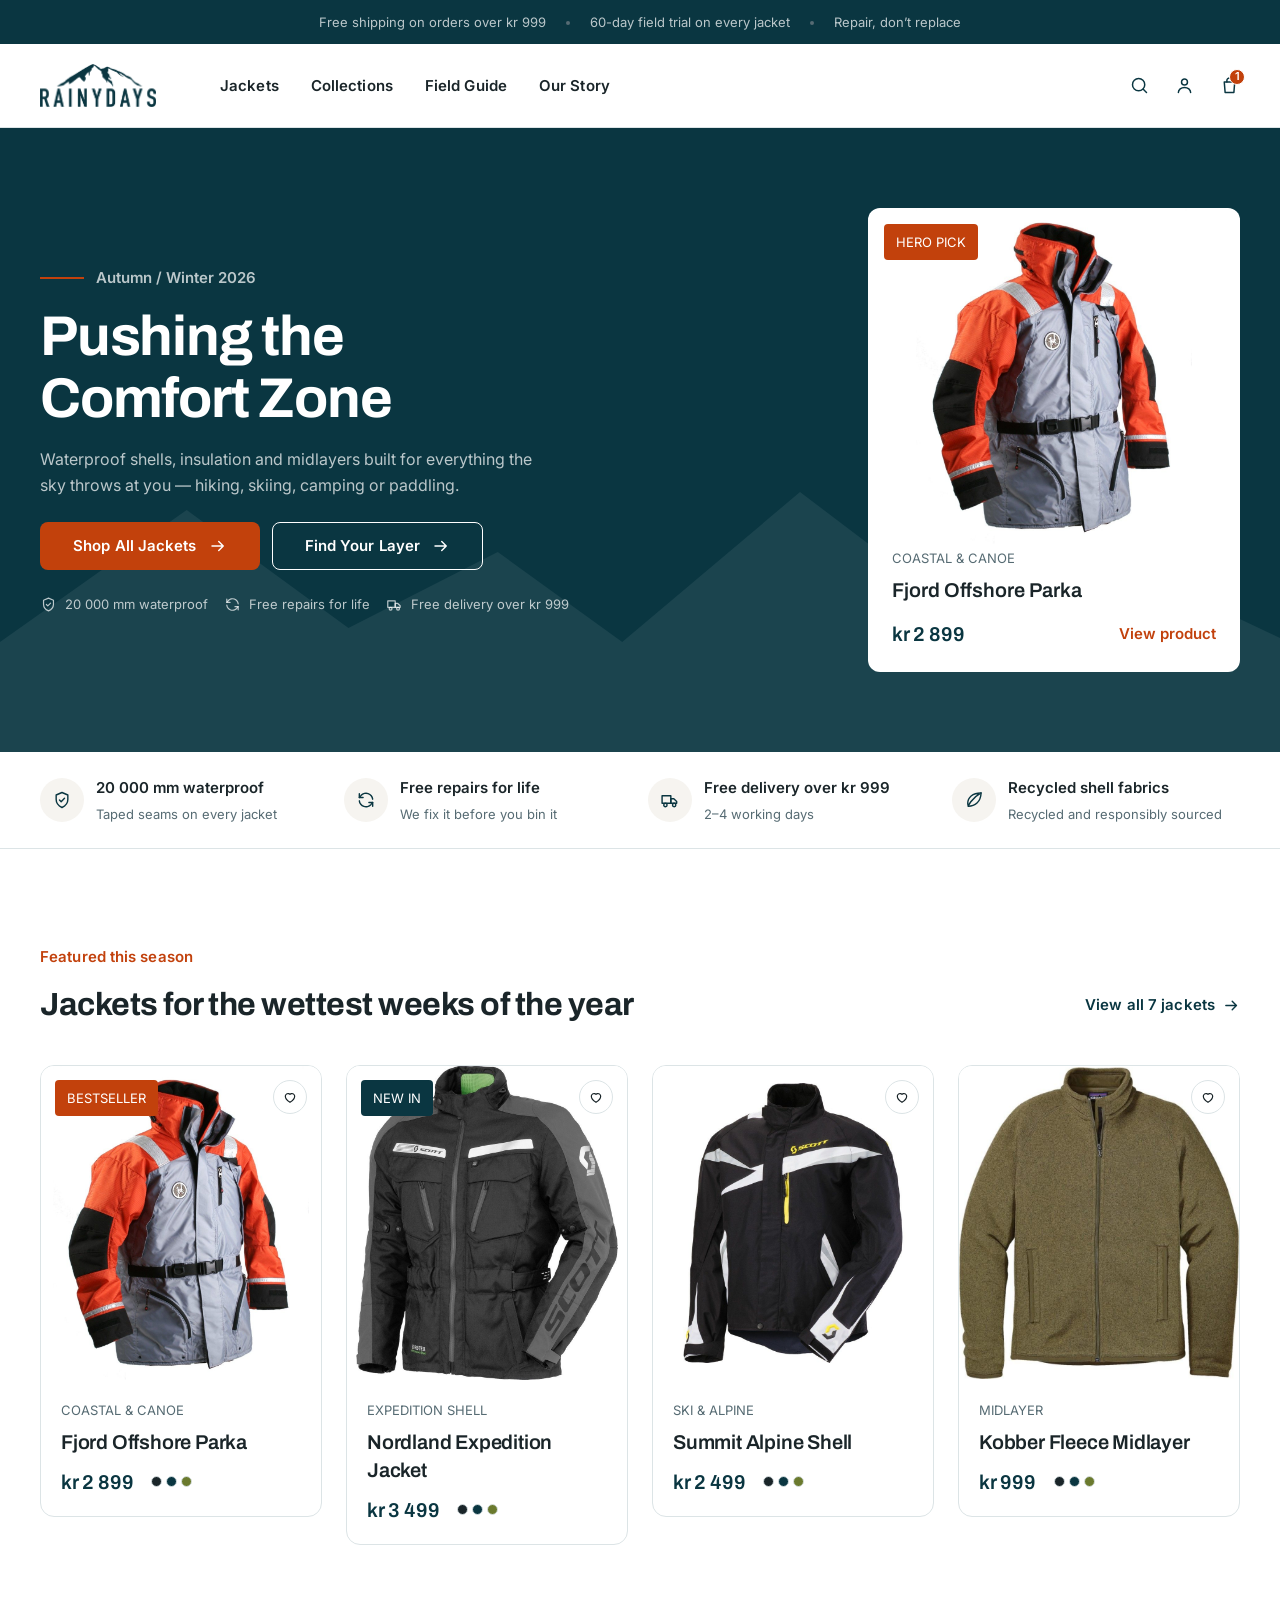
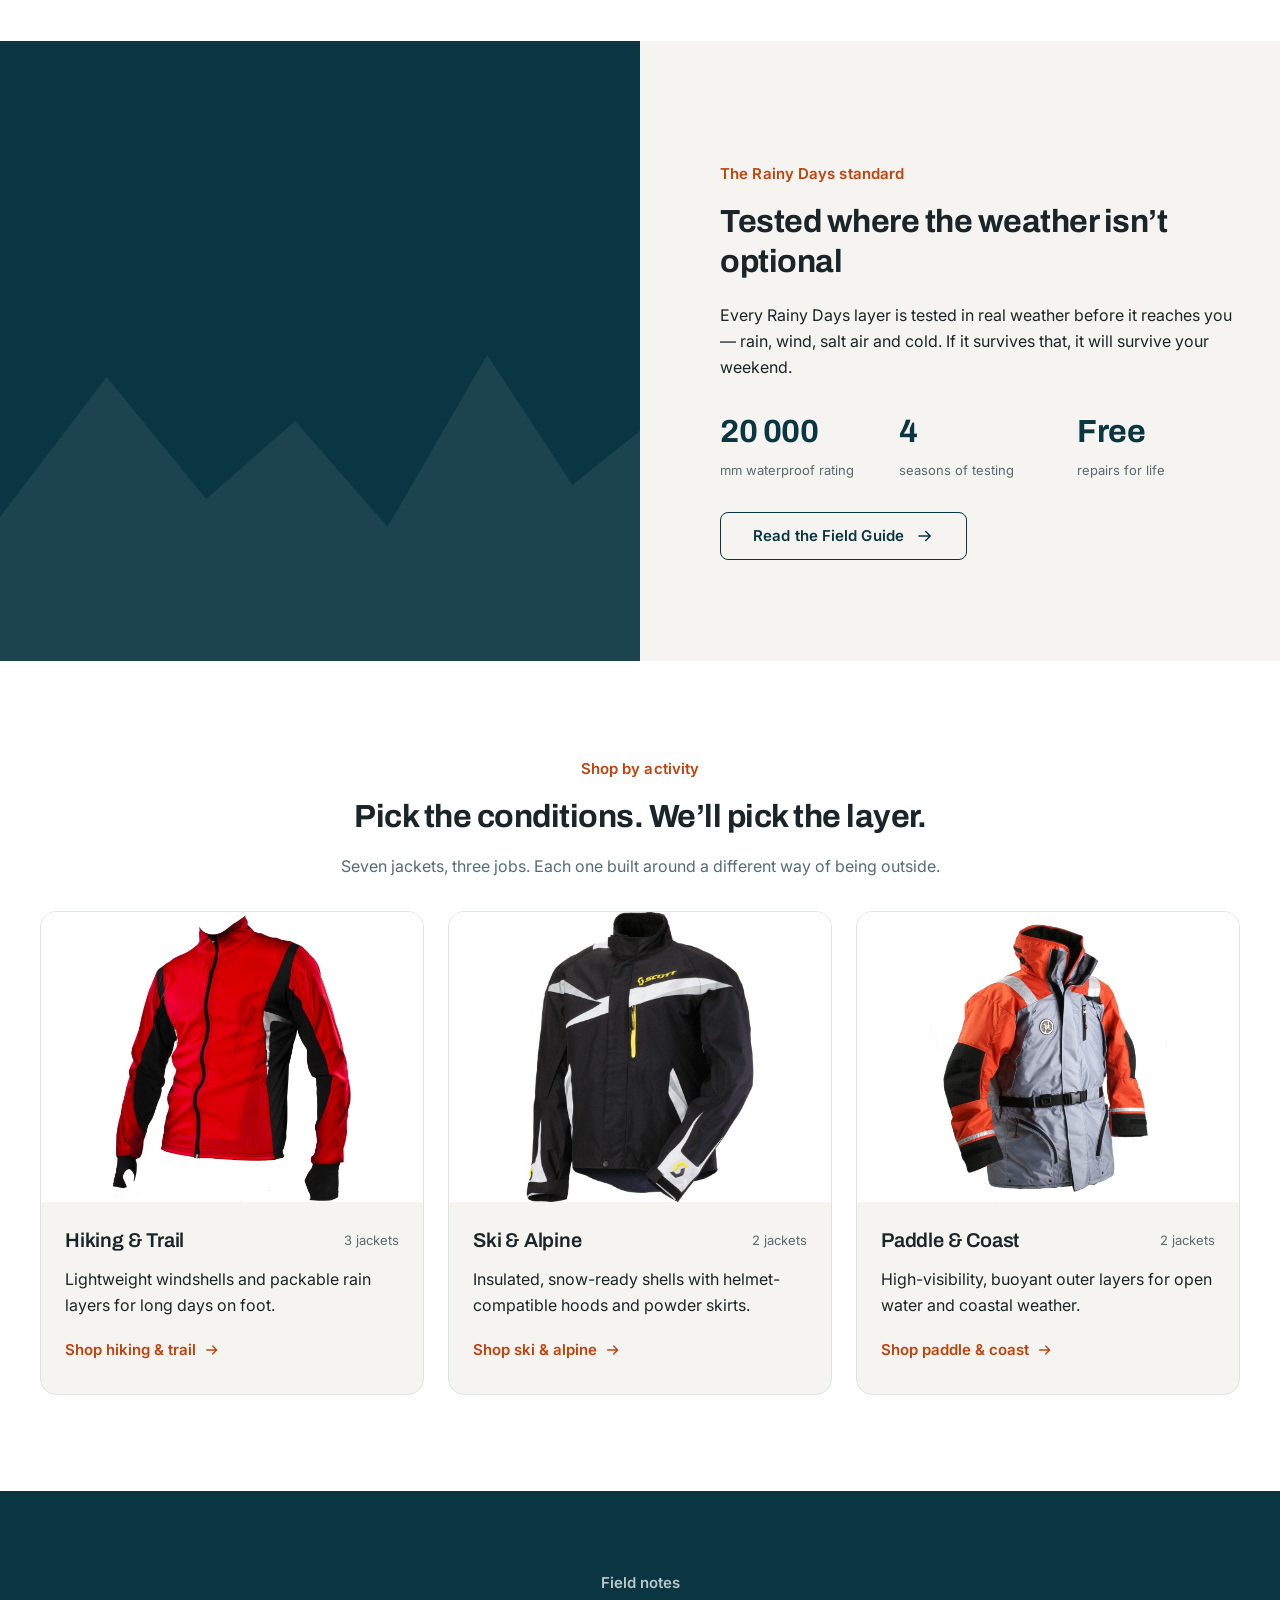
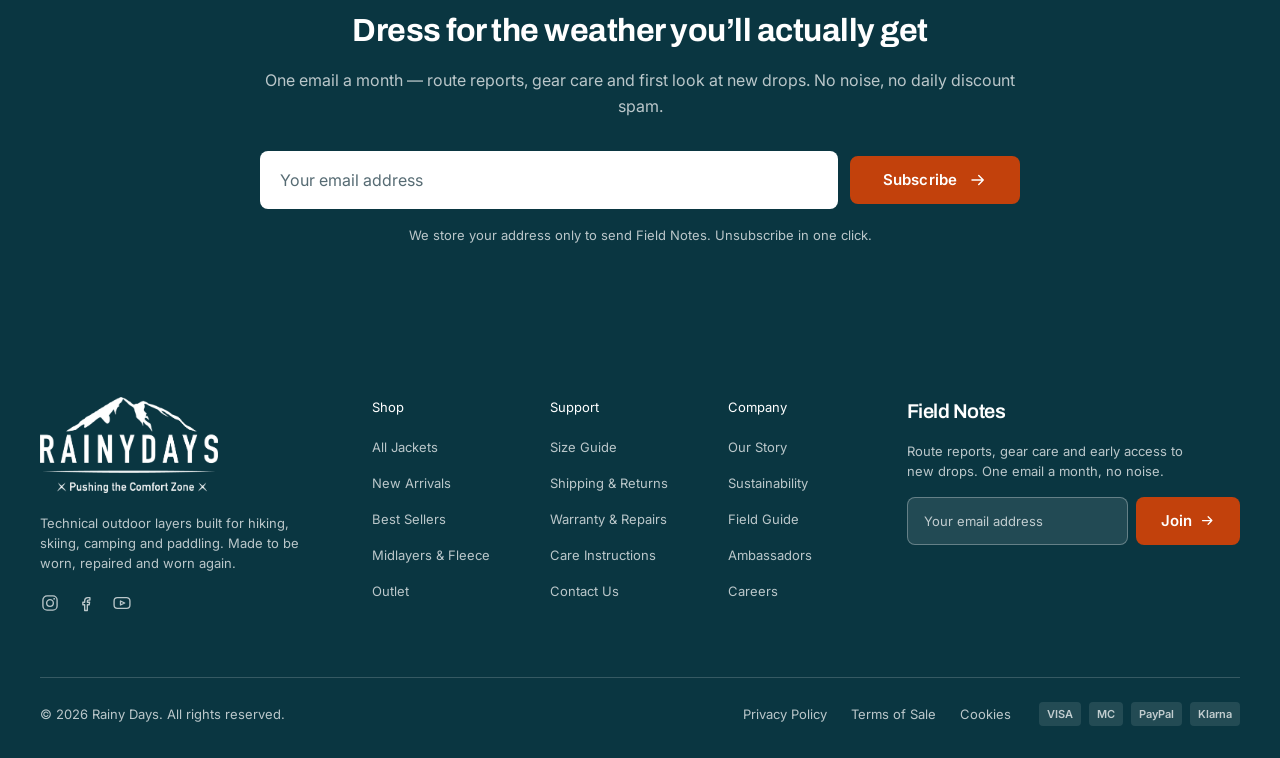
<file: index.html>
<!DOCTYPE html>
<html lang="en">
<head>
  <meta charset="UTF-8">
  <meta name="viewport" content="width=device-width, initial-scale=1.0">
  <title>Rainy Days | Waterproof Outdoor Jackets</title>
  <meta name="description" content="Rainy Days makes waterproof jackets and outdoor layers for hiking, skiing, camping and paddling. Free shipping on orders over kr 999.">
  <link rel="preconnect" href="https://fonts.googleapis.com">
  <link rel="preconnect" href="https://fonts.gstatic.com" crossorigin>
  <link href="https://fonts.googleapis.com/css2?family=Archivo:wght@600;700&family=Inter:wght@400;600&display=swap" rel="stylesheet">
  <link rel="stylesheet" href="css/style.css">
</head>
<body>

  <a href="#main" class="skip-link">Skip to main content</a>

  <!-- Header -->
  <header class="site-header">
    <div class="announcement">
      <p class="announcement-desktop">
        Free shipping on orders over kr 999
        <span class="dot" aria-hidden="true"></span>
        60-day field trial on every jacket
        <span class="dot" aria-hidden="true"></span>
        Repair, don’t replace
      </p>
      <p class="announcement-mobile">Free shipping over kr 999 · 60-day field trial</p>
    </div>

    <div class="nav-bar container">
      <!-- Mobile menu -->
      <input type="checkbox" id="menu-toggle" class="menu-toggle">
      <label for="menu-toggle" class="menu-button">
        <img src="images/icons/menu.svg" alt="Open menu" width="23" height="23">
      </label>

      <a href="index.html" class="logo">
        <img src="images/RainyDays_Logo_header.png" alt="Rainy Days home page" width="116" height="43">
      </a>

      <nav class="main-nav" aria-label="Main menu">
        <ul class="nav-list">
          <li><a href="products.html">Jackets</a></li>
          <li><a href="products.html">Collections</a></li>
          <li><a href="coming-soon.html">Field Guide</a></li>
          <li><a href="coming-soon.html">Our Story</a></li>
        </ul>
      </nav>

      <div class="header-icons">
        <a href="coming-soon.html">
          <img src="images/icons/search.svg" alt="Search" width="21" height="21">
        </a>
        <a href="coming-soon.html" class="account-link">
          <img src="images/icons/account.svg" alt="My account" width="21" height="21">
        </a>
        <a href="cart.html" class="cart-link">
          <img src="images/icons/cart.svg" alt="Cart" width="21" height="21">
          <span class="cart-count">1</span>
        </a>
      </div>
    </div>
  </header>

  <main id="main">

    <!-- Hero -->
    <section class="hero">
      <img src="images/mountain-hero.svg" alt="" class="hero-mountain" width="1440" height="320">
      <div class="hero-inner container">
        <div class="hero-copy">
          <p class="eyebrow">Autumn / Winter 2026</p>
          <h1>Pushing the<br>Comfort Zone</h1>
          <p class="hero-lead">Waterproof shells, insulation and midlayers built for everything the sky throws at you — hiking, skiing, camping or paddling.</p>
          <div class="hero-buttons">
            <a href="products.html" class="btn btn-primary">
              Shop All Jackets
              <img src="images/icons/arrow-white.svg" alt="" width="18" height="18">
            </a>
            <a href="products.html" class="btn btn-outline-white">
              Find Your Layer
              <img src="images/icons/arrow-white.svg" alt="" width="18" height="18">
            </a>
          </div>
          <ul class="hero-trust">
            <li><img src="images/icons/shield-white.svg" alt="" width="17" height="17"> 20 000 mm waterproof</li>
            <li><img src="images/icons/refresh-white.svg" alt="" width="17" height="17"> Free repairs for life</li>
            <li><img src="images/icons/truck-white.svg" alt="" width="17" height="17"> Free delivery over kr 999</li>
          </ul>
        </div>

        <div class="hero-card">
          <div class="hero-card-media">
            <img src="images/RainyDays_Jacket1.jpg" alt="Orange and grey Fjord Offshore Parka" width="900" height="1099">
            <span class="badge">HERO PICK</span>
          </div>
          <div class="hero-card-info">
            <p class="card-category">COASTAL &amp; CANOE</p>
            <p class="hero-card-name">Fjord Offshore Parka</p>
            <div class="hero-card-row">
              <p class="card-price">kr 2 899</p>
              <a href="coming-soon.html">View product<span class="visually-hidden">: Fjord Offshore Parka</span></a>
            </div>
          </div>
        </div>
      </div>
    </section>

    <!-- Benefits -->
    <section class="benefits" aria-label="Why Rainy Days">
      <ul class="benefit-list container">
        <li class="benefit">
          <span class="icon-ring"><img src="images/icons/shield.svg" alt="" width="20" height="20"></span>
          <span>
            <span class="benefit-title">20 000 mm waterproof</span>
            <span class="benefit-text">Taped seams on every jacket</span>
          </span>
        </li>
        <li class="benefit">
          <span class="icon-ring"><img src="images/icons/refresh.svg" alt="" width="20" height="20"></span>
          <span>
            <span class="benefit-title">Free repairs for life</span>
            <span class="benefit-text">We fix it before you bin it</span>
          </span>
        </li>
        <li class="benefit">
          <span class="icon-ring"><img src="images/icons/truck.svg" alt="" width="20" height="20"></span>
          <span>
            <span class="benefit-title">Free delivery over kr 999</span>
            <span class="benefit-text">2–4 working days</span>
          </span>
        </li>
        <li class="benefit">
          <span class="icon-ring"><img src="images/icons/leaf.svg" alt="" width="20" height="20"></span>
          <span>
            <span class="benefit-title">Recycled shell fabrics</span>
            <span class="benefit-text">Recycled and responsibly sourced</span>
          </span>
        </li>
      </ul>
    </section>

    <!-- Featured jackets -->
    <section class="section">
      <div class="container">
        <div class="section-head">
          <div>
            <p class="overline">Featured this season</p>
            <h2>Jackets for the wettest weeks of the year</h2>
          </div>
          <a href="products.html" class="text-link">
            View all 7 jackets
            <img src="images/icons/arrow-dark.svg" alt="" width="17" height="17">
          </a>
        </div>

        <div class="product-grid">
          <article class="product-card">
            <div class="card-media">
              <img src="images/RainyDays_Jacket1.jpg" alt="Orange and grey Fjord Offshore Parka" width="900" height="1099">
              <span class="badge">BESTSELLER</span>
              <a href="coming-soon.html" class="wishlist">
                <img src="images/icons/heart.svg" alt="Save Fjord Offshore Parka to wishlist" width="16" height="16">
              </a>
            </div>
            <div class="card-info">
              <p class="card-category">COASTAL &amp; CANOE</p>
              <h3 class="card-title"><a href="coming-soon.html">Fjord Offshore Parka</a></h3>
              <p class="card-price">kr 2 899 <img src="images/icons/colourways.svg" alt="3 colours" width="41" height="11"></p>
            </div>
          </article>

          <article class="product-card">
            <div class="card-media">
              <img src="images/RainyDays_Jacket6.jpg" alt="Black and graphite Nordland Expedition Jacket" width="900" height="1080">
              <span class="badge badge-teal">NEW IN</span>
              <a href="coming-soon.html" class="wishlist">
                <img src="images/icons/heart.svg" alt="Save Nordland Expedition Jacket to wishlist" width="16" height="16">
              </a>
            </div>
            <div class="card-info">
              <p class="card-category">EXPEDITION SHELL</p>
              <h3 class="card-title"><a href="product.html">Nordland Expedition Jacket</a></h3>
              <p class="card-price">kr 3 499 <img src="images/icons/colourways.svg" alt="3 colours" width="41" height="11"></p>
            </div>
          </article>

          <article class="product-card">
            <div class="card-media">
              <img src="images/RainyDays_Jacket4.jpg" alt="Black Summit Alpine Shell with white details" width="900" height="900">
              <a href="coming-soon.html" class="wishlist">
                <img src="images/icons/heart.svg" alt="Save Summit Alpine Shell to wishlist" width="16" height="16">
              </a>
            </div>
            <div class="card-info">
              <p class="card-category">SKI &amp; ALPINE</p>
              <h3 class="card-title"><a href="coming-soon.html">Summit Alpine Shell</a></h3>
              <p class="card-price">kr 2 499 <img src="images/icons/colourways.svg" alt="3 colours" width="41" height="11"></p>
            </div>
          </article>

          <article class="product-card">
            <div class="card-media">
              <img src="images/RainyDays_Jacket7.jpg" alt="Olive green Kobber Fleece Midlayer" width="800" height="892">
              <a href="coming-soon.html" class="wishlist">
                <img src="images/icons/heart.svg" alt="Save Kobber Fleece Midlayer to wishlist" width="16" height="16">
              </a>
            </div>
            <div class="card-info">
              <p class="card-category">MIDLAYER</p>
              <h3 class="card-title"><a href="coming-soon.html">Kobber Fleece Midlayer</a></h3>
              <p class="card-price">kr 999 <img src="images/icons/colourways.svg" alt="3 colours" width="41" height="11"></p>
            </div>
          </article>
        </div>

        <a href="products.html" class="btn btn-outline btn-full view-all-mobile">
          View all 7 jackets
          <img src="images/icons/arrow-teal.svg" alt="" width="18" height="18">
        </a>
      </div>
    </section>

    <!-- Lifestyle -->
    <section class="lifestyle">
      <div class="lifestyle-graphic">
        <img src="images/mountain-lifestyle.svg" alt="" width="720" height="380">
      </div>
      <div class="lifestyle-copy">
        <p class="overline">The Rainy Days standard</p>
        <h2>Tested where the weather isn’t optional</h2>
        <p>Every Rainy Days layer is tested in real weather before it reaches you — rain, wind, salt air and cold. If it survives that, it will survive your weekend.</p>
        <div class="stats">
          <div>
            <p class="stat-value">20 000</p>
            <p class="stat-label">mm waterproof rating</p>
          </div>
          <div>
            <p class="stat-value">4</p>
            <p class="stat-label">seasons of testing</p>
          </div>
          <div>
            <p class="stat-value">Free</p>
            <p class="stat-label">repairs for life</p>
          </div>
        </div>
        <a href="coming-soon.html" class="btn btn-outline">
          Read the Field Guide
          <img src="images/icons/arrow-teal.svg" alt="" width="18" height="18">
        </a>
      </div>
    </section>

    <!-- Shop by activity -->
    <section class="section">
      <div class="container">
        <div class="section-head-center">
          <p class="overline">Shop by activity</p>
          <h2>Pick the conditions. We’ll pick the layer.</h2>
          <p class="section-sub">Seven jackets, three jobs. Each one built around a different way of being outside.</p>
        </div>

        <div class="activity-grid">
          <article class="activity-tile">
            <div class="activity-media">
              <img src="images/RainyDays_Jacket3.jpg" alt="Red and black Rapid Trail Windbreaker" width="900" height="1088">
            </div>
            <div class="activity-info">
              <div class="activity-title-row">
                <h3>Hiking &amp; Trail</h3>
                <p class="activity-count">3 jackets</p>
              </div>
              <p>Lightweight windshells and packable rain layers for long days on foot.</p>
              <a href="products.html" class="activity-link">
                Shop hiking &amp; trail
                <img src="images/icons/arrow-orange.svg" alt="" width="16" height="16">
              </a>
            </div>
          </article>

          <article class="activity-tile">
            <div class="activity-media">
              <img src="images/RainyDays_Jacket4.jpg" alt="Black Summit Alpine Shell with white details" width="900" height="900">
            </div>
            <div class="activity-info">
              <div class="activity-title-row">
                <h3>Ski &amp; Alpine</h3>
                <p class="activity-count">2 jackets</p>
              </div>
              <p>Insulated, snow-ready shells with helmet-compatible hoods and powder skirts.</p>
              <a href="products.html" class="activity-link">
                Shop ski &amp; alpine
                <img src="images/icons/arrow-orange.svg" alt="" width="16" height="16">
              </a>
            </div>
          </article>

          <article class="activity-tile">
            <div class="activity-media">
              <img src="images/RainyDays_Jacket1.jpg" alt="Orange and grey Fjord Offshore Parka" width="900" height="1099">
            </div>
            <div class="activity-info">
              <div class="activity-title-row">
                <h3>Paddle &amp; Coast</h3>
                <p class="activity-count">2 jackets</p>
              </div>
              <p>High-visibility, buoyant outer layers for open water and coastal weather.</p>
              <a href="products.html" class="activity-link">
                Shop paddle &amp; coast
                <img src="images/icons/arrow-orange.svg" alt="" width="16" height="16">
              </a>
            </div>
          </article>
        </div>
      </div>
    </section>

    <!-- Field notes -->
    <section class="notes-band">
      <div class="notes-content container">
        <p class="notes-overline">Field notes</p>
        <h2>Dress for the weather you’ll actually get</h2>
        <p>One email a month — route reports, gear care and first look at new drops. No noise, no daily discount spam.</p>
        <form class="signup-form" action="coming-soon.html">
          <label for="notes-email" class="visually-hidden">Email address</label>
          <input type="email" id="notes-email" placeholder="Your email address" required>
          <button type="submit" class="btn btn-primary">
            Subscribe
            <img src="images/icons/arrow-white.svg" alt="" width="18" height="18">
          </button>
        </form>
        <p class="fine-print">We store your address only to send Field Notes. Unsubscribe in one click.</p>
      </div>
    </section>

  </main>

  <!-- Footer -->
  <footer class="site-footer">
    <div class="footer-top container">
      <div class="footer-brand">
        <img src="images/RainyDays_Logo_white.png" alt="Rainy Days" class="footer-logo" width="178" height="96">
        <p>Technical outdoor layers built for hiking, skiing, camping and paddling. Made to be worn, repaired and worn again.</p>
        <ul class="social-links">
          <li><a href="coming-soon.html"><img src="images/icons/instagram.svg" alt="Instagram" width="20" height="20"></a></li>
          <li><a href="coming-soon.html"><img src="images/icons/facebook.svg" alt="Facebook" width="20" height="20"></a></li>
          <li><a href="coming-soon.html"><img src="images/icons/youtube.svg" alt="YouTube" width="20" height="20"></a></li>
        </ul>
      </div>

      <div>
        <h2 class="footer-heading">Shop</h2>
        <ul class="footer-links">
          <li><a href="products.html">All Jackets</a></li>
          <li><a href="products.html">New Arrivals</a></li>
          <li><a href="products.html">Best Sellers</a></li>
          <li><a href="products.html">Midlayers &amp; Fleece</a></li>
          <li><a href="products.html">Outlet</a></li>
        </ul>
      </div>

      <div>
        <h2 class="footer-heading">Support</h2>
        <ul class="footer-links">
          <li><a href="coming-soon.html">Size Guide</a></li>
          <li><a href="coming-soon.html">Shipping &amp; Returns</a></li>
          <li><a href="coming-soon.html">Warranty &amp; Repairs</a></li>
          <li><a href="coming-soon.html">Care Instructions</a></li>
          <li><a href="coming-soon.html">Contact Us</a></li>
        </ul>
      </div>

      <div class="footer-company">
        <h2 class="footer-heading">Company</h2>
        <ul class="footer-links">
          <li><a href="coming-soon.html">Our Story</a></li>
          <li><a href="coming-soon.html">Sustainability</a></li>
          <li><a href="coming-soon.html">Field Guide</a></li>
          <li><a href="coming-soon.html">Ambassadors</a></li>
          <li><a href="coming-soon.html">Careers</a></li>
        </ul>
      </div>

      <div class="footer-newsletter">
        <h2 class="newsletter-heading">Field Notes</h2>
        <p>Route reports, gear care and early access to new drops. One email a month, no noise.</p>
        <form class="newsletter-form" action="coming-soon.html">
          <label for="footer-email" class="visually-hidden">Email address</label>
          <input type="email" id="footer-email" placeholder="Your email address" required>
          <button type="submit" class="btn btn-primary">
            Join
            <img src="images/icons/arrow-right.svg" alt="" width="15" height="15">
          </button>
        </form>
      </div>
    </div>

    <div class="container">
      <div class="footer-bottom">
        <p>© 2026 Rainy Days. All rights reserved.</p>
        <ul class="legal-links">
          <li><a href="coming-soon.html">Privacy Policy</a></li>
          <li><a href="coming-soon.html">Terms of Sale</a></li>
          <li><a href="coming-soon.html">Cookies</a></li>
        </ul>
        <ul class="payment-list">
          <li>VISA</li>
          <li>MC</li>
          <li>PayPal</li>
          <li>Klarna</li>
        </ul>
      </div>
    </div>
  </footer>

</body>
</html>
</file>
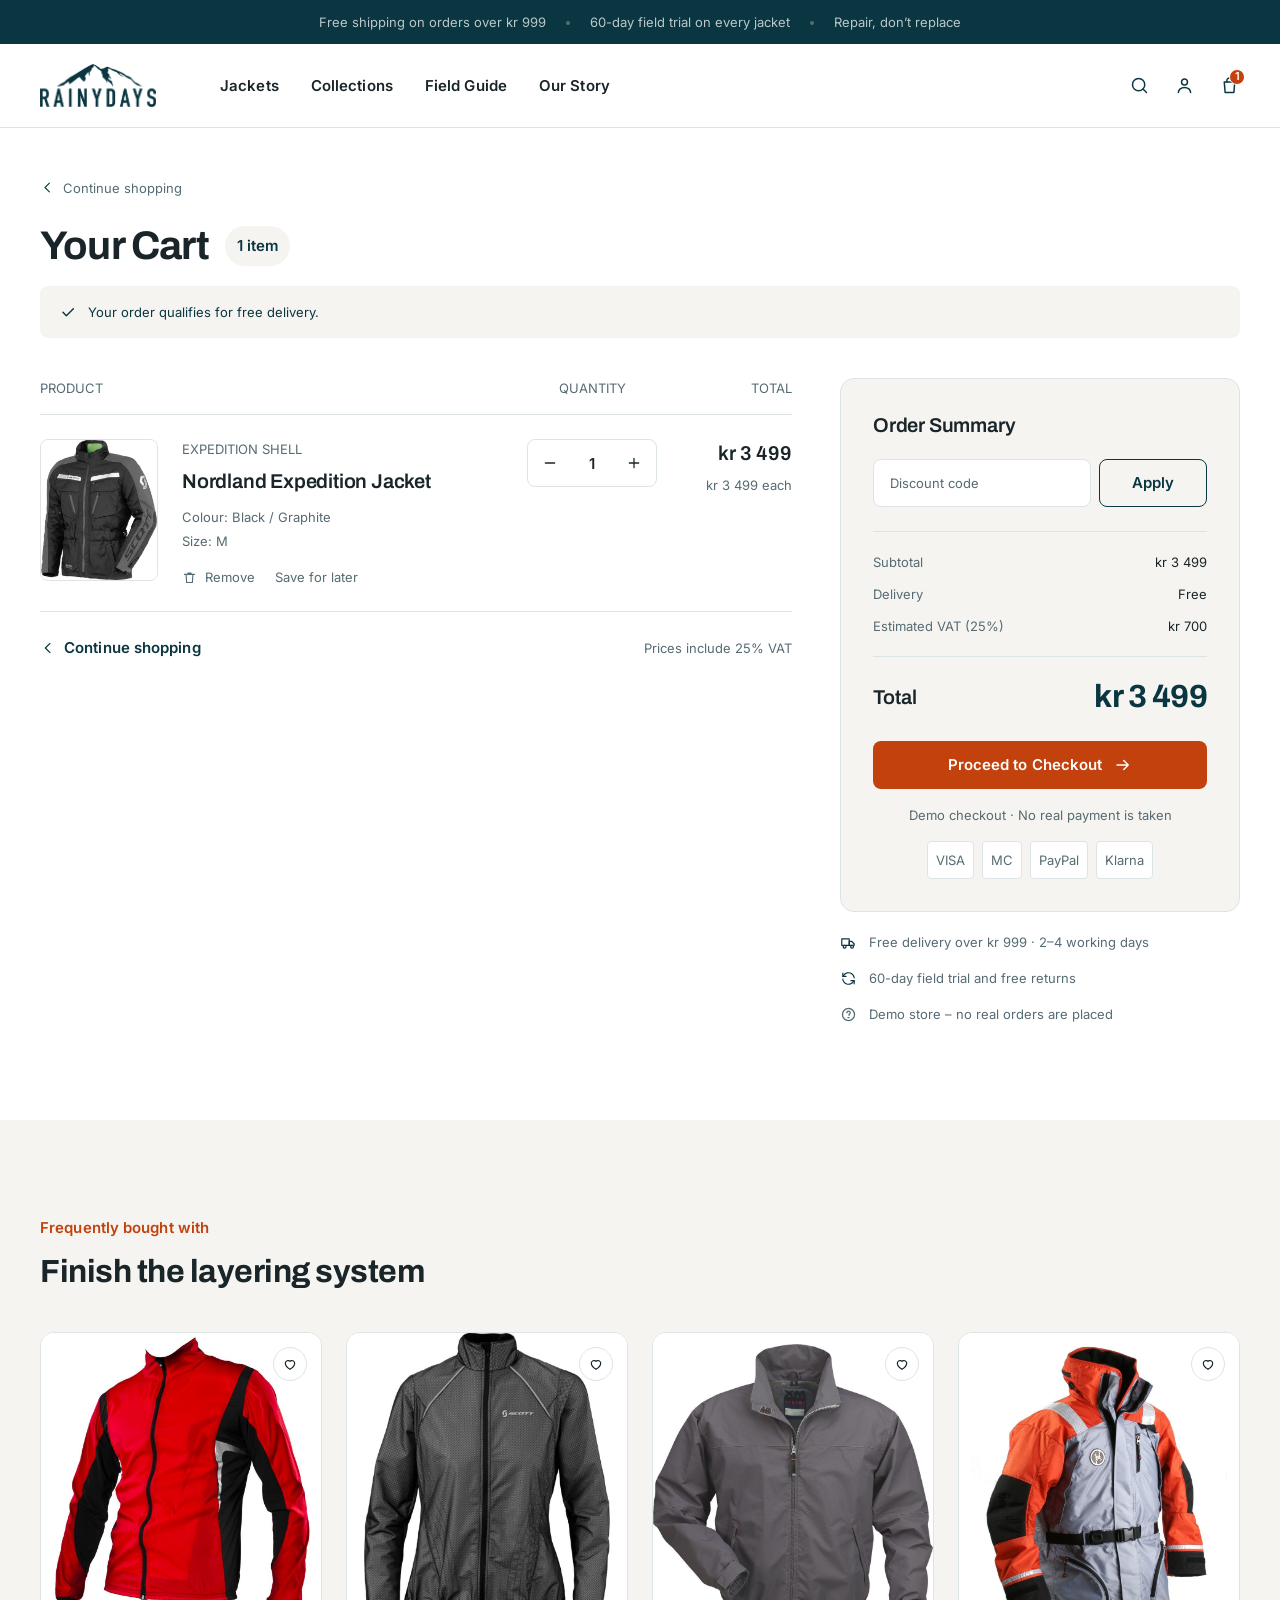
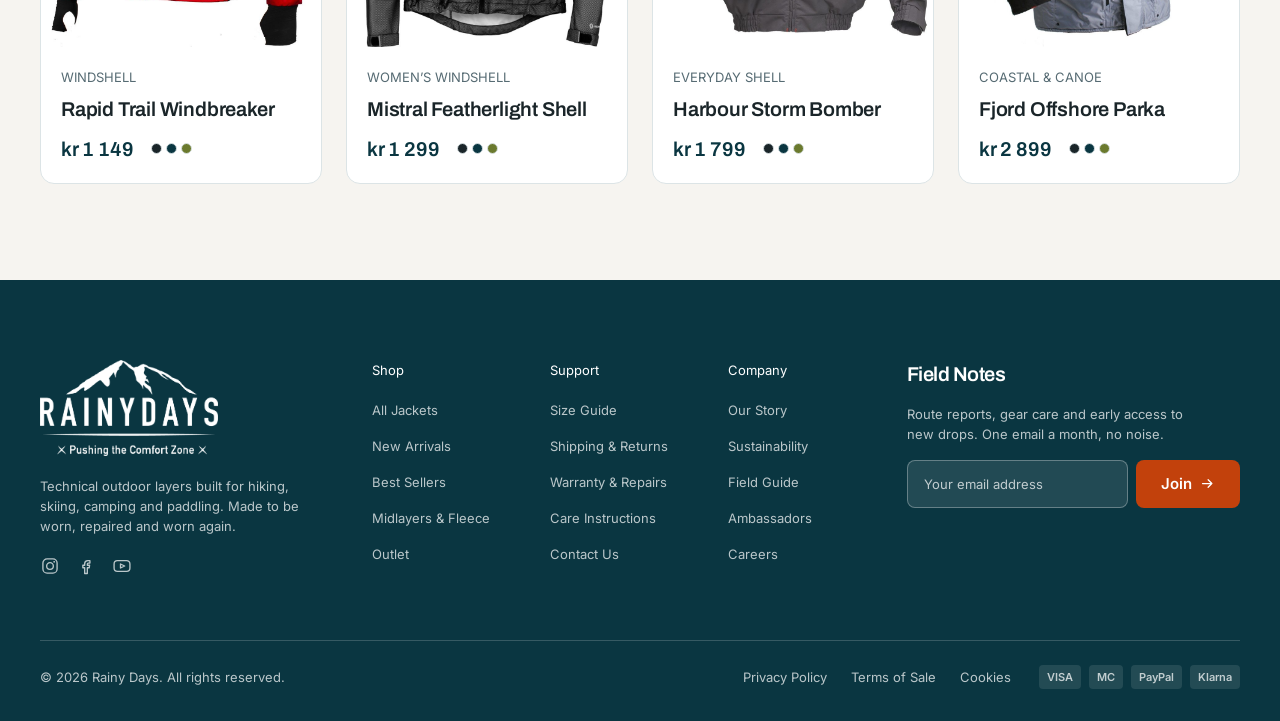
<file: cart.html>
<!DOCTYPE html>
<html lang="en">
<head>
  <meta charset="UTF-8">
  <meta name="viewport" content="width=device-width, initial-scale=1.0">
  <title>Your Cart | Rainy Days</title>
  <meta name="description" content="Review the jackets in your Rainy Days cart, add a discount code and continue to secure checkout. Free delivery on orders over kr 999.">
  <link rel="preconnect" href="https://fonts.googleapis.com">
  <link rel="preconnect" href="https://fonts.gstatic.com" crossorigin>
  <link href="https://fonts.googleapis.com/css2?family=Archivo:wght@600;700&family=Inter:wght@400;600&display=swap" rel="stylesheet">
  <link rel="stylesheet" href="css/style.css">
</head>
<body>

  <a href="#main" class="skip-link">Skip to main content</a>

  <!-- Header -->
  <header class="site-header">
    <div class="announcement">
      <p class="announcement-desktop">
        Free shipping on orders over kr 999
        <span class="dot" aria-hidden="true"></span>
        60-day field trial on every jacket
        <span class="dot" aria-hidden="true"></span>
        Repair, don’t replace
      </p>
      <p class="announcement-mobile">Free shipping over kr 999 · 60-day field trial</p>
    </div>

    <div class="nav-bar container">
      <!-- Mobile menu -->
      <input type="checkbox" id="menu-toggle" class="menu-toggle">
      <label for="menu-toggle" class="menu-button">
        <img src="images/icons/menu.svg" alt="Open menu" width="23" height="23">
      </label>

      <a href="index.html" class="logo">
        <img src="images/RainyDays_Logo_header.png" alt="Rainy Days home page" width="116" height="43">
      </a>

      <nav class="main-nav" aria-label="Main menu">
        <ul class="nav-list">
          <li><a href="products.html">Jackets</a></li>
          <li><a href="products.html">Collections</a></li>
          <li><a href="coming-soon.html">Field Guide</a></li>
          <li><a href="coming-soon.html">Our Story</a></li>
        </ul>
      </nav>

      <div class="header-icons">
        <a href="coming-soon.html">
          <img src="images/icons/search.svg" alt="Search" width="21" height="21">
        </a>
        <a href="coming-soon.html" class="account-link">
          <img src="images/icons/account.svg" alt="My account" width="21" height="21">
        </a>
        <a href="cart.html" class="cart-link">
          <img src="images/icons/cart.svg" alt="Cart" width="21" height="21">
          <span class="cart-count">1</span>
        </a>
      </div>
    </div>
  </header>

  <main id="main">

    <!-- Page head -->
    <section class="cart-head container">
      <a href="products.html" class="back-link">
        <img src="images/icons/chevron-left.svg" alt="" width="15" height="15">
        Continue shopping
      </a>
      <div class="title-row">
        <h1>Your Cart</h1>
        <p class="count-pill">1 item</p>
      </div>
      <p class="delivery-note">
        <img src="images/icons/check.svg" alt="" width="16" height="16">
        Your order qualifies for free delivery.
      </p>
    </section>

    <!-- Cart -->
    <div class="cart-main container">
      <section aria-label="Items in your cart">
        <p class="cart-table-head">
          <span>PRODUCT</span>
          <span>QUANTITY</span>
          <span>TOTAL</span>
        </p>

        <article class="cart-item">
          <div class="cart-item-media">
            <img src="images/RainyDays_Jacket6.jpg" alt="Black and graphite Nordland Expedition Jacket" width="900" height="1080">
          </div>
          <div class="cart-item-details">
            <p class="card-category">EXPEDITION SHELL</p>
            <h2 class="item-name">Nordland Expedition Jacket</h2>
            <p class="item-attributes">
              <span>Colour: Black / Graphite</span>
              <span>Size: M</span>
            </p>
            <p class="item-actions">
              <a href="coming-soon.html">
                <img src="images/icons/trash.svg" alt="" width="15" height="15">
                Remove
              </a>
              <a href="coming-soon.html">Save for later</a>
            </p>
          </div>
          <div class="cart-item-qty">
            <div class="qty">
              <img src="images/icons/minus.svg" alt="" width="16" height="16">
              <label for="quantity" class="visually-hidden">Quantity</label>
              <input type="text" id="quantity" name="quantity" value="1" inputmode="numeric">
              <img src="images/icons/plus.svg" alt="" width="16" height="16">
            </div>
          </div>
          <div class="cart-item-total">
            <p class="item-price">kr 3 499</p>
            <p class="item-each">kr 3 499 each</p>
          </div>
        </article>

        <div class="cart-actions">
          <a href="products.html" class="text-link">
            <img src="images/icons/chevron-left.svg" alt="" width="16" height="16">
            Continue shopping
          </a>
          <p>Prices include 25% VAT</p>
        </div>
      </section>

      <aside class="summary-column">
        <section class="summary-card">
          <h2 class="summary-title">Order Summary</h2>
          <form class="promo-form" action="coming-soon.html">
            <label for="promo-code" class="visually-hidden">Discount code</label>
            <input type="text" id="promo-code" placeholder="Discount code">
            <button type="submit" class="btn btn-outline">Apply</button>
          </form>
          <div class="summary-rows">
            <p class="summary-row"><span>Subtotal</span><span>kr 3 499</span></p>
            <p class="summary-row"><span>Delivery</span><span class="free">Free</span></p>
            <p class="summary-row"><span>Estimated VAT (25%)</span><span>kr 700</span></p>
          </div>
          <p class="total-row">Total <span class="total-price">kr 3 499</span></p>
          <a href="checkout.html" class="btn btn-primary btn-full">
            Proceed to Checkout
            <img src="images/icons/arrow-white.svg" alt="" width="18" height="18">
          </a>
          <p class="secure-note">Demo checkout · No real payment is taken</p>
          <ul class="pay-marks" aria-label="Payment methods">
            <li>VISA</li>
            <li>MC</li>
            <li>PayPal</li>
            <li>Klarna</li>
          </ul>
        </section>
        <ul class="icon-list">
          <li><img src="images/icons/truck.svg" alt="" width="17" height="17"> Free delivery over kr 999 · 2–4 working days</li>
          <li><img src="images/icons/refresh.svg" alt="" width="17" height="17"> 60-day field trial and free returns</li>
          <li><img src="images/icons/help.svg" alt="" width="17" height="17"> Demo store – no real orders are placed</li>
        </ul>
      </aside>
    </div>

    <!-- Frequently bought with -->
    <section class="section light-bg related">
      <div class="container">
        <p class="overline">Frequently bought with</p>
        <h2>Finish the layering system</h2>
        <div class="product-grid">
          <article class="product-card">
            <div class="card-media">
              <img src="images/RainyDays_Jacket3.jpg" alt="Red and black Rapid Trail Windbreaker" width="900" height="1088">
              <a href="coming-soon.html" class="wishlist">
                <img src="images/icons/heart.svg" alt="Save Rapid Trail Windbreaker to wishlist" width="16" height="16">
              </a>
            </div>
            <div class="card-info">
              <p class="card-category">WINDSHELL</p>
              <h3 class="card-title"><a href="coming-soon.html">Rapid Trail Windbreaker</a></h3>
              <p class="card-price">kr 1 149 <img src="images/icons/colourways.svg" alt="3 colours" width="41" height="11"></p>
            </div>
          </article>

          <article class="product-card">
            <div class="card-media">
              <img src="images/RainyDays_Jacket2.jpg" alt="Grey Mistral Featherlight Shell" width="800" height="1024">
              <a href="coming-soon.html" class="wishlist">
                <img src="images/icons/heart.svg" alt="Save Mistral Featherlight Shell to wishlist" width="16" height="16">
              </a>
            </div>
            <div class="card-info">
              <p class="card-category">WOMEN’S WINDSHELL</p>
              <h3 class="card-title"><a href="coming-soon.html">Mistral Featherlight Shell</a></h3>
              <p class="card-price">kr 1 299 <img src="images/icons/colourways.svg" alt="3 colours" width="41" height="11"></p>
            </div>
          </article>

          <article class="product-card">
            <div class="card-media">
              <img src="images/RainyDays_Jacket5.jpg" alt="Grey Harbour Storm Bomber jacket" width="900" height="937">
              <a href="coming-soon.html" class="wishlist">
                <img src="images/icons/heart.svg" alt="Save Harbour Storm Bomber to wishlist" width="16" height="16">
              </a>
            </div>
            <div class="card-info">
              <p class="card-category">EVERYDAY SHELL</p>
              <h3 class="card-title"><a href="coming-soon.html">Harbour Storm Bomber</a></h3>
              <p class="card-price">kr 1 799 <img src="images/icons/colourways.svg" alt="3 colours" width="41" height="11"></p>
            </div>
          </article>

          <article class="product-card">
            <div class="card-media">
              <img src="images/RainyDays_Jacket1.jpg" alt="Orange and grey Fjord Offshore Parka" width="900" height="1099">
              <a href="coming-soon.html" class="wishlist">
                <img src="images/icons/heart.svg" alt="Save Fjord Offshore Parka to wishlist" width="16" height="16">
              </a>
            </div>
            <div class="card-info">
              <p class="card-category">COASTAL &amp; CANOE</p>
              <h3 class="card-title"><a href="coming-soon.html">Fjord Offshore Parka</a></h3>
              <p class="card-price">kr 2 899 <img src="images/icons/colourways.svg" alt="3 colours" width="41" height="11"></p>
            </div>
          </article>
        </div>
      </div>
    </section>
  </main>

  <!-- Footer -->
  <footer class="site-footer">
    <div class="footer-top container">
      <div class="footer-brand">
        <img src="images/RainyDays_Logo_white.png" alt="Rainy Days" class="footer-logo" width="178" height="96">
        <p>Technical outdoor layers built for hiking, skiing, camping and paddling. Made to be worn, repaired and worn again.</p>
        <ul class="social-links">
          <li><a href="coming-soon.html"><img src="images/icons/instagram.svg" alt="Instagram" width="20" height="20"></a></li>
          <li><a href="coming-soon.html"><img src="images/icons/facebook.svg" alt="Facebook" width="20" height="20"></a></li>
          <li><a href="coming-soon.html"><img src="images/icons/youtube.svg" alt="YouTube" width="20" height="20"></a></li>
        </ul>
      </div>

      <div>
        <h2 class="footer-heading">Shop</h2>
        <ul class="footer-links">
          <li><a href="products.html">All Jackets</a></li>
          <li><a href="products.html">New Arrivals</a></li>
          <li><a href="products.html">Best Sellers</a></li>
          <li><a href="products.html">Midlayers &amp; Fleece</a></li>
          <li><a href="products.html">Outlet</a></li>
        </ul>
      </div>

      <div>
        <h2 class="footer-heading">Support</h2>
        <ul class="footer-links">
          <li><a href="coming-soon.html">Size Guide</a></li>
          <li><a href="coming-soon.html">Shipping &amp; Returns</a></li>
          <li><a href="coming-soon.html">Warranty &amp; Repairs</a></li>
          <li><a href="coming-soon.html">Care Instructions</a></li>
          <li><a href="coming-soon.html">Contact Us</a></li>
        </ul>
      </div>

      <div class="footer-company">
        <h2 class="footer-heading">Company</h2>
        <ul class="footer-links">
          <li><a href="coming-soon.html">Our Story</a></li>
          <li><a href="coming-soon.html">Sustainability</a></li>
          <li><a href="coming-soon.html">Field Guide</a></li>
          <li><a href="coming-soon.html">Ambassadors</a></li>
          <li><a href="coming-soon.html">Careers</a></li>
        </ul>
      </div>

      <div class="footer-newsletter">
        <h2 class="newsletter-heading">Field Notes</h2>
        <p>Route reports, gear care and early access to new drops. One email a month, no noise.</p>
        <form class="newsletter-form" action="coming-soon.html">
          <label for="footer-email" class="visually-hidden">Email address</label>
          <input type="email" id="footer-email" placeholder="Your email address" required>
          <button type="submit" class="btn btn-primary">
            Join
            <img src="images/icons/arrow-right.svg" alt="" width="15" height="15">
          </button>
        </form>
      </div>
    </div>

    <div class="container">
      <div class="footer-bottom">
        <p>© 2026 Rainy Days. All rights reserved.</p>
        <ul class="legal-links">
          <li><a href="coming-soon.html">Privacy Policy</a></li>
          <li><a href="coming-soon.html">Terms of Sale</a></li>
          <li><a href="coming-soon.html">Cookies</a></li>
        </ul>
        <ul class="payment-list">
          <li>VISA</li>
          <li>MC</li>
          <li>PayPal</li>
          <li>Klarna</li>
        </ul>
      </div>
    </div>
  </footer>

</body>
</html>
</file>
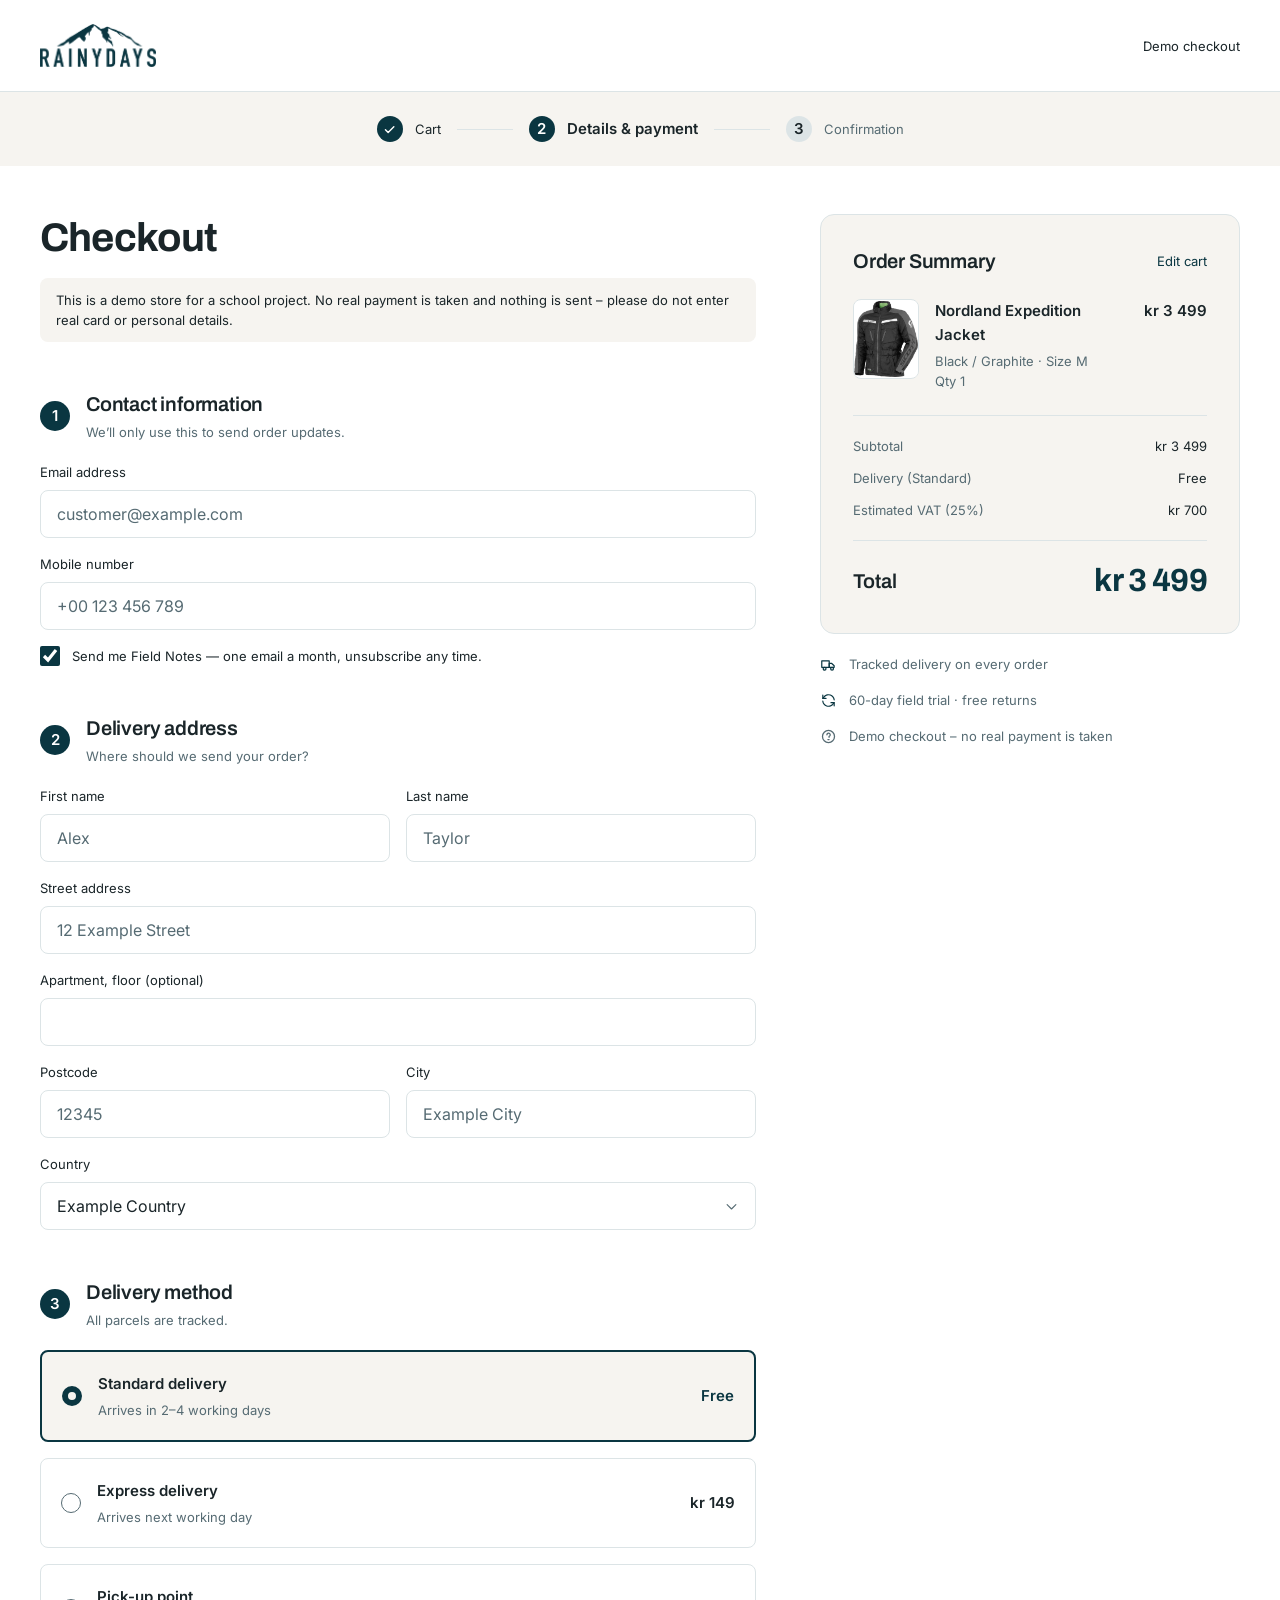
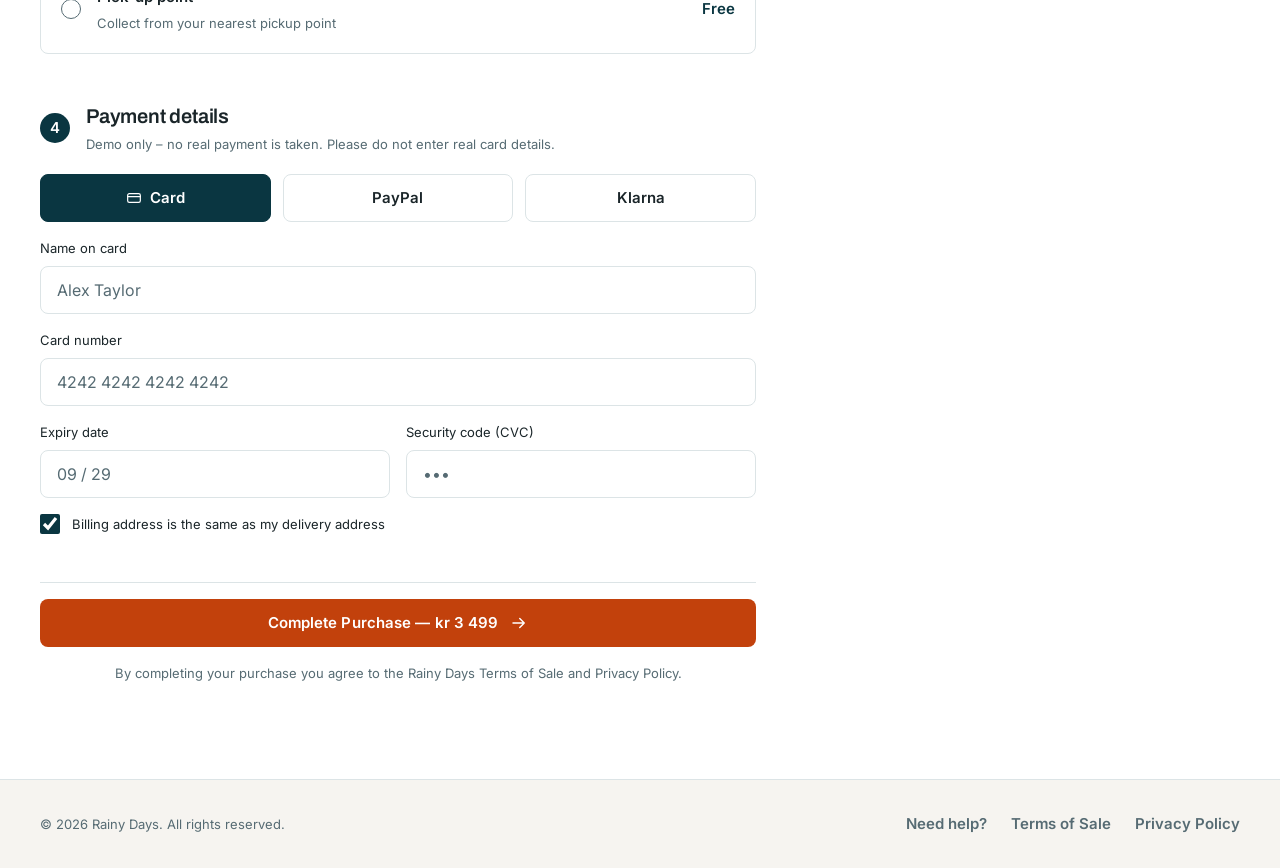
<file: checkout.html>
<!DOCTYPE html>
<html lang="en">
<head>
  <meta charset="UTF-8">
  <meta name="viewport" content="width=device-width, initial-scale=1.0">
  <title>Checkout | Rainy Days</title>
  <meta name="description" content="Demo checkout for the Rainy Days school project. Enter contact, delivery and payment details to see the order confirmation page.">
  <link rel="preconnect" href="https://fonts.googleapis.com">
  <link rel="preconnect" href="https://fonts.gstatic.com" crossorigin>
  <link href="https://fonts.googleapis.com/css2?family=Archivo:wght@600;700&family=Inter:wght@400;600&display=swap" rel="stylesheet">
  <link rel="stylesheet" href="css/style.css">
</head>
<body>

  <a href="#main" class="skip-link">Skip to main content</a>

  <!-- Header -->
  <header class="checkout-header">
    <div class="container">
      <a href="index.html" class="logo">
        <img src="images/RainyDays_Logo_header.png" alt="Rainy Days home page" width="116" height="43">
      </a>
      <p class="secure-badge">Demo checkout</p>
    </div>
  </header>

  <!-- Checkout steps -->
  <ol class="steps" aria-label="Checkout steps">
    <li>
      <a href="cart.html" class="step step-done">
        <span class="step-dot"><img src="images/icons/check-white.svg" alt="Done:" width="13" height="13"></span>
        <span class="step-label">Cart</span>
      </a>
    </li>
    <li class="step-line" aria-hidden="true"></li>
    <li class="step step-current" aria-current="step">
      <span class="step-dot">2</span>
      <span class="step-label">Details &amp; payment</span>
    </li>
    <li class="step-line" aria-hidden="true"></li>
    <li class="step">
      <span class="step-dot">3</span>
      <span class="step-label">Confirmation</span>
    </li>
  </ol>

  <main id="main">

    <div class="checkout-main container">
      <form>
        <h1>Checkout</h1>
        <p class="demo-note">This is a demo store for a school project. No real payment is taken and nothing is sent – please do not enter real card or personal details.</p>

        <!-- 1. Contact -->
        <fieldset class="checkout-block">
          <legend class="block-head">
            <span class="block-number">1</span>
            <span>
              <span class="block-title">Contact information</span>
              <span class="block-sub">We’ll only use this to send order updates.</span>
            </span>
          </legend>
          <div class="fields">
            <div class="field">
              <label for="email">Email address</label>
              <input type="email" id="email" placeholder="customer@example.com" autocomplete="email">
            </div>
            <div class="field">
              <label for="phone">Mobile number</label>
              <input type="tel" id="phone" placeholder="+00 123 456 789" autocomplete="tel">
            </div>
            <div class="checkbox">
              <input type="checkbox" id="field-notes" checked>
              <label for="field-notes">Send me Field Notes — one email a month, unsubscribe any time.</label>
            </div>
          </div>
        </fieldset>

        <!-- 2. Delivery address -->
        <fieldset class="checkout-block">
          <legend class="block-head">
            <span class="block-number">2</span>
            <span>
              <span class="block-title">Delivery address</span>
              <span class="block-sub">Where should we send your order?</span>
            </span>
          </legend>
          <div class="fields">
            <div class="field-row">
              <div class="field">
                <label for="first-name">First name</label>
                <input type="text" id="first-name" placeholder="Alex" autocomplete="given-name">
              </div>
              <div class="field">
                <label for="last-name">Last name</label>
                <input type="text" id="last-name" placeholder="Taylor" autocomplete="family-name">
              </div>
            </div>
            <div class="field">
              <label for="street">Street address</label>
              <input type="text" id="street" placeholder="12 Example Street" autocomplete="address-line1">
            </div>
            <div class="field">
              <label for="apartment">Apartment, floor (optional)</label>
              <input type="text" id="apartment" autocomplete="address-line2">
            </div>
            <div class="field-row">
              <div class="field">
                <label for="postcode">Postcode</label>
                <input type="text" id="postcode" placeholder="12345" autocomplete="postal-code">
              </div>
              <div class="field">
                <label for="city">City</label>
                <input type="text" id="city" placeholder="Example City" autocomplete="address-level2">
              </div>
            </div>
            <div class="field">
              <label for="country">Country</label>
              <select id="country" autocomplete="country-name">
                <option>Example Country</option>
                <option>Denmark</option>
                <option>Finland</option>
                <option>Norway</option>
                <option>Sweden</option>
              </select>
            </div>
          </div>
        </fieldset>

        <!-- 3. Delivery method -->
        <fieldset class="checkout-block">
          <legend class="block-head">
            <span class="block-number">3</span>
            <span>
              <span class="block-title">Delivery method</span>
              <span class="block-sub">All parcels are tracked.</span>
            </span>
          </legend>
          <div class="fields">
            <div>
              <input type="radio" name="delivery" id="standard" value="standard" class="radio-input" checked>
              <label for="standard" class="choice">
                <span class="radio-circle"></span>
                <span class="choice-text">
                  <strong>Standard delivery</strong>
                  Arrives in 2–4 working days
                </span>
                <span class="choice-price free">Free</span>
              </label>
            </div>
            <div>
              <input type="radio" name="delivery" id="express" value="express" class="radio-input">
              <label for="express" class="choice">
                <span class="radio-circle"></span>
                <span class="choice-text">
                  <strong>Express delivery</strong>
                  Arrives next working day
                </span>
                <span class="choice-price">kr 149</span>
              </label>
            </div>
            <div>
              <input type="radio" name="delivery" id="pickup" value="pickup" class="radio-input">
              <label for="pickup" class="choice">
                <span class="radio-circle"></span>
                <span class="choice-text">
                  <strong>Pick-up point</strong>
                  Collect from your nearest pickup point
                </span>
                <span class="choice-price free">Free</span>
              </label>
            </div>
          </div>
        </fieldset>

        <!-- 4. Payment -->
        <fieldset class="checkout-block">
          <legend class="block-head">
            <span class="block-number">4</span>
            <span>
              <span class="block-title">Payment details</span>
              <span class="block-sub">Demo only – no real payment is taken. Please do not enter real card details.</span>
            </span>
          </legend>
          <div class="fields">
            <div class="pay-methods">
              <div>
                <input type="radio" name="payment" id="pay-card" value="card" class="radio-input" checked>
                <label for="pay-card" class="pay-method">
                  <img src="images/icons/card.svg" alt="" width="16" height="16">
                  Card
                </label>
              </div>
              <div>
                <input type="radio" name="payment" id="pay-paypal" value="paypal" class="radio-input">
                <label for="pay-paypal" class="pay-method">PayPal</label>
              </div>
              <div>
                <input type="radio" name="payment" id="pay-klarna" value="klarna" class="radio-input">
                <label for="pay-klarna" class="pay-method">Klarna</label>
              </div>
            </div>
            <div class="field">
              <label for="card-name">Name on card</label>
              <input type="text" id="card-name" placeholder="Alex Taylor" autocomplete="off">
            </div>
            <div class="field">
              <label for="card-number">Card number</label>
              <input type="text" id="card-number" placeholder="4242 4242 4242 4242" inputmode="numeric" autocomplete="off">
            </div>
            <div class="field-row">
              <div class="field">
                <label for="expiry">Expiry date</label>
                <input type="text" id="expiry" placeholder="09 / 29" autocomplete="off">
              </div>
              <div class="field">
                <label for="cvc">Security code (CVC)</label>
                <input type="text" id="cvc" placeholder="•••" inputmode="numeric" autocomplete="off">
              </div>
            </div>
            <div class="checkbox">
              <input type="checkbox" id="billing-same" checked>
              <label for="billing-same">Billing address is the same as my delivery address</label>
            </div>
          </div>
        </fieldset>

        <div class="submit-area">
          <a href="confirmation.html" class="btn btn-primary btn-full">
            Complete Purchase — kr&nbsp;3&nbsp;499
            <img src="images/icons/arrow-white.svg" alt="" width="18" height="18">
          </a>
          <p class="terms">By completing your purchase you agree to the Rainy Days Terms of Sale and Privacy Policy.</p>
        </div>
      </form>

      <aside class="summary-column">
        <section class="summary-card">
          <div class="summary-head">
            <h2 class="summary-title">Order Summary</h2>
            <a href="cart.html">Edit cart</a>
          </div>
          <div class="summary-item">
            <div class="summary-item-media">
              <img src="images/RainyDays_Jacket6.jpg" alt="Black and graphite Nordland Expedition Jacket" width="900" height="1080">
            </div>
            <div class="summary-item-details">
              <p class="summary-item-name">Nordland Expedition Jacket</p>
              <p>Black / Graphite · Size M</p>
              <p>Qty 1</p>
            </div>
            <p class="summary-item-price">kr 3 499</p>
          </div>
          <div class="summary-rows">
            <p class="summary-row"><span>Subtotal</span><span>kr 3 499</span></p>
            <p class="summary-row"><span>Delivery (Standard)</span><span class="free">Free</span></p>
            <p class="summary-row"><span>Estimated VAT (25%)</span><span>kr 700</span></p>
          </div>
          <p class="total-row">Total <span class="total-price">kr 3 499</span></p>
        </section>
        <ul class="icon-list">
          <li><img src="images/icons/truck.svg" alt="" width="17" height="17"> Tracked delivery on every order</li>
          <li><img src="images/icons/refresh.svg" alt="" width="17" height="17"> 60-day field trial · free returns</li>
          <li><img src="images/icons/help.svg" alt="" width="17" height="17"> Demo checkout – no real payment is taken</li>
        </ul>
      </aside>
    </div>
  </main>

  <!-- Footer -->
  <footer class="checkout-footer">
    <div class="container">
      <p>© 2026 Rainy Days. All rights reserved.</p>
      <ul>
        <li><a href="coming-soon.html">Need help?</a></li>
        <li><a href="coming-soon.html">Terms of Sale</a></li>
        <li><a href="coming-soon.html">Privacy Policy</a></li>
      </ul>
    </div>
  </footer>

</body>
</html>
</file>
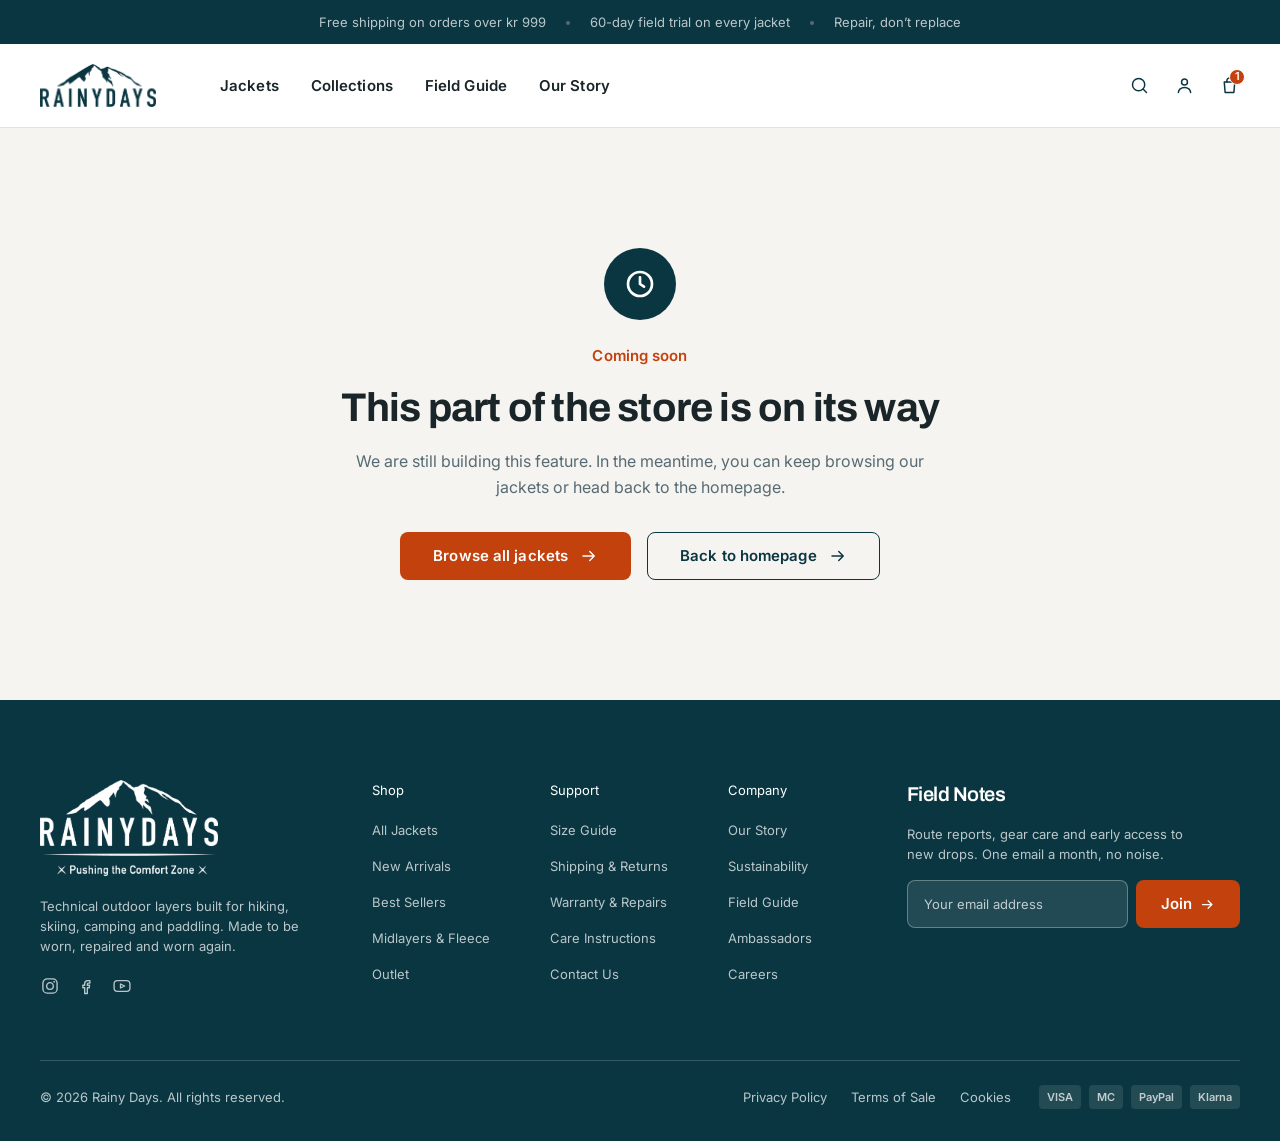
<file: coming-soon.html>
<!DOCTYPE html>
<html lang="en">
<head>
  <meta charset="UTF-8">
  <meta name="viewport" content="width=device-width, initial-scale=1.0">
  <title>Coming Soon | Rainy Days</title>
  <meta name="description" content="This part of the Rainy Days store is coming soon. Browse all jackets or go back to the homepage.">
  <link rel="preconnect" href="https://fonts.googleapis.com">
  <link rel="preconnect" href="https://fonts.gstatic.com" crossorigin>
  <link href="https://fonts.googleapis.com/css2?family=Archivo:wght@600;700&family=Inter:wght@400;600&display=swap" rel="stylesheet">
  <link rel="stylesheet" href="css/style.css">
</head>
<body>

  <a href="#main" class="skip-link">Skip to main content</a>

  <!-- Header -->
  <header class="site-header">
    <div class="announcement">
      <p class="announcement-desktop">
        Free shipping on orders over kr 999
        <span class="dot" aria-hidden="true"></span>
        60-day field trial on every jacket
        <span class="dot" aria-hidden="true"></span>
        Repair, don’t replace
      </p>
      <p class="announcement-mobile">Free shipping over kr 999 · 60-day field trial</p>
    </div>

    <div class="nav-bar container">
      <!-- Mobile menu -->
      <input type="checkbox" id="menu-toggle" class="menu-toggle">
      <label for="menu-toggle" class="menu-button">
        <img src="images/icons/menu.svg" alt="Open menu" width="23" height="23">
      </label>

      <a href="index.html" class="logo">
        <img src="images/RainyDays_Logo_header.png" alt="Rainy Days home page" width="116" height="43">
      </a>

      <nav class="main-nav" aria-label="Main menu">
        <ul class="nav-list">
          <li><a href="products.html">Jackets</a></li>
          <li><a href="products.html">Collections</a></li>
          <li><a href="coming-soon.html">Field Guide</a></li>
          <li><a href="coming-soon.html">Our Story</a></li>
        </ul>
      </nav>

      <div class="header-icons">
        <a href="coming-soon.html">
          <img src="images/icons/search.svg" alt="Search" width="21" height="21">
        </a>
        <a href="coming-soon.html" class="account-link">
          <img src="images/icons/account.svg" alt="My account" width="21" height="21">
        </a>
        <a href="cart.html" class="cart-link">
          <img src="images/icons/cart.svg" alt="Cart" width="21" height="21">
          <span class="cart-count">1</span>
        </a>
      </div>
    </div>
  </header>

  <main id="main">

    <section class="coming-soon">
      <div class="coming-content container">
        <div class="clock-badge">
          <img src="images/icons/clock.svg" alt="" width="32" height="32">
        </div>
        <p class="overline">Coming soon</p>
        <h1>This part of the store is on its way</h1>
        <p>We are still building this feature. In the meantime, you can keep browsing our jackets or head back to the homepage.</p>
        <div class="coming-buttons">
          <a href="products.html" class="btn btn-primary">
            Browse all jackets
            <img src="images/icons/arrow-white.svg" alt="" width="18" height="18">
          </a>
          <a href="index.html" class="btn btn-outline">
            Back to homepage
            <img src="images/icons/arrow-teal.svg" alt="" width="18" height="18">
          </a>
        </div>
      </div>
    </section>
  </main>

  <!-- Footer -->
  <footer class="site-footer">
    <div class="footer-top container">
      <div class="footer-brand">
        <img src="images/RainyDays_Logo_white.png" alt="Rainy Days" class="footer-logo" width="178" height="96">
        <p>Technical outdoor layers built for hiking, skiing, camping and paddling. Made to be worn, repaired and worn again.</p>
        <ul class="social-links">
          <li><a href="coming-soon.html"><img src="images/icons/instagram.svg" alt="Instagram" width="20" height="20"></a></li>
          <li><a href="coming-soon.html"><img src="images/icons/facebook.svg" alt="Facebook" width="20" height="20"></a></li>
          <li><a href="coming-soon.html"><img src="images/icons/youtube.svg" alt="YouTube" width="20" height="20"></a></li>
        </ul>
      </div>

      <div>
        <h2 class="footer-heading">Shop</h2>
        <ul class="footer-links">
          <li><a href="products.html">All Jackets</a></li>
          <li><a href="products.html">New Arrivals</a></li>
          <li><a href="products.html">Best Sellers</a></li>
          <li><a href="products.html">Midlayers &amp; Fleece</a></li>
          <li><a href="products.html">Outlet</a></li>
        </ul>
      </div>

      <div>
        <h2 class="footer-heading">Support</h2>
        <ul class="footer-links">
          <li><a href="coming-soon.html">Size Guide</a></li>
          <li><a href="coming-soon.html">Shipping &amp; Returns</a></li>
          <li><a href="coming-soon.html">Warranty &amp; Repairs</a></li>
          <li><a href="coming-soon.html">Care Instructions</a></li>
          <li><a href="coming-soon.html">Contact Us</a></li>
        </ul>
      </div>

      <div class="footer-company">
        <h2 class="footer-heading">Company</h2>
        <ul class="footer-links">
          <li><a href="coming-soon.html">Our Story</a></li>
          <li><a href="coming-soon.html">Sustainability</a></li>
          <li><a href="coming-soon.html">Field Guide</a></li>
          <li><a href="coming-soon.html">Ambassadors</a></li>
          <li><a href="coming-soon.html">Careers</a></li>
        </ul>
      </div>

      <div class="footer-newsletter">
        <h2 class="newsletter-heading">Field Notes</h2>
        <p>Route reports, gear care and early access to new drops. One email a month, no noise.</p>
        <form class="newsletter-form" action="coming-soon.html">
          <label for="footer-email" class="visually-hidden">Email address</label>
          <input type="email" id="footer-email" placeholder="Your email address" required>
          <button type="submit" class="btn btn-primary">
            Join
            <img src="images/icons/arrow-right.svg" alt="" width="15" height="15">
          </button>
        </form>
      </div>
    </div>

    <div class="container">
      <div class="footer-bottom">
        <p>© 2026 Rainy Days. All rights reserved.</p>
        <ul class="legal-links">
          <li><a href="coming-soon.html">Privacy Policy</a></li>
          <li><a href="coming-soon.html">Terms of Sale</a></li>
          <li><a href="coming-soon.html">Cookies</a></li>
        </ul>
        <ul class="payment-list">
          <li>VISA</li>
          <li>MC</li>
          <li>PayPal</li>
          <li>Klarna</li>
        </ul>
      </div>
    </div>
  </footer>

</body>
</html>
</file>
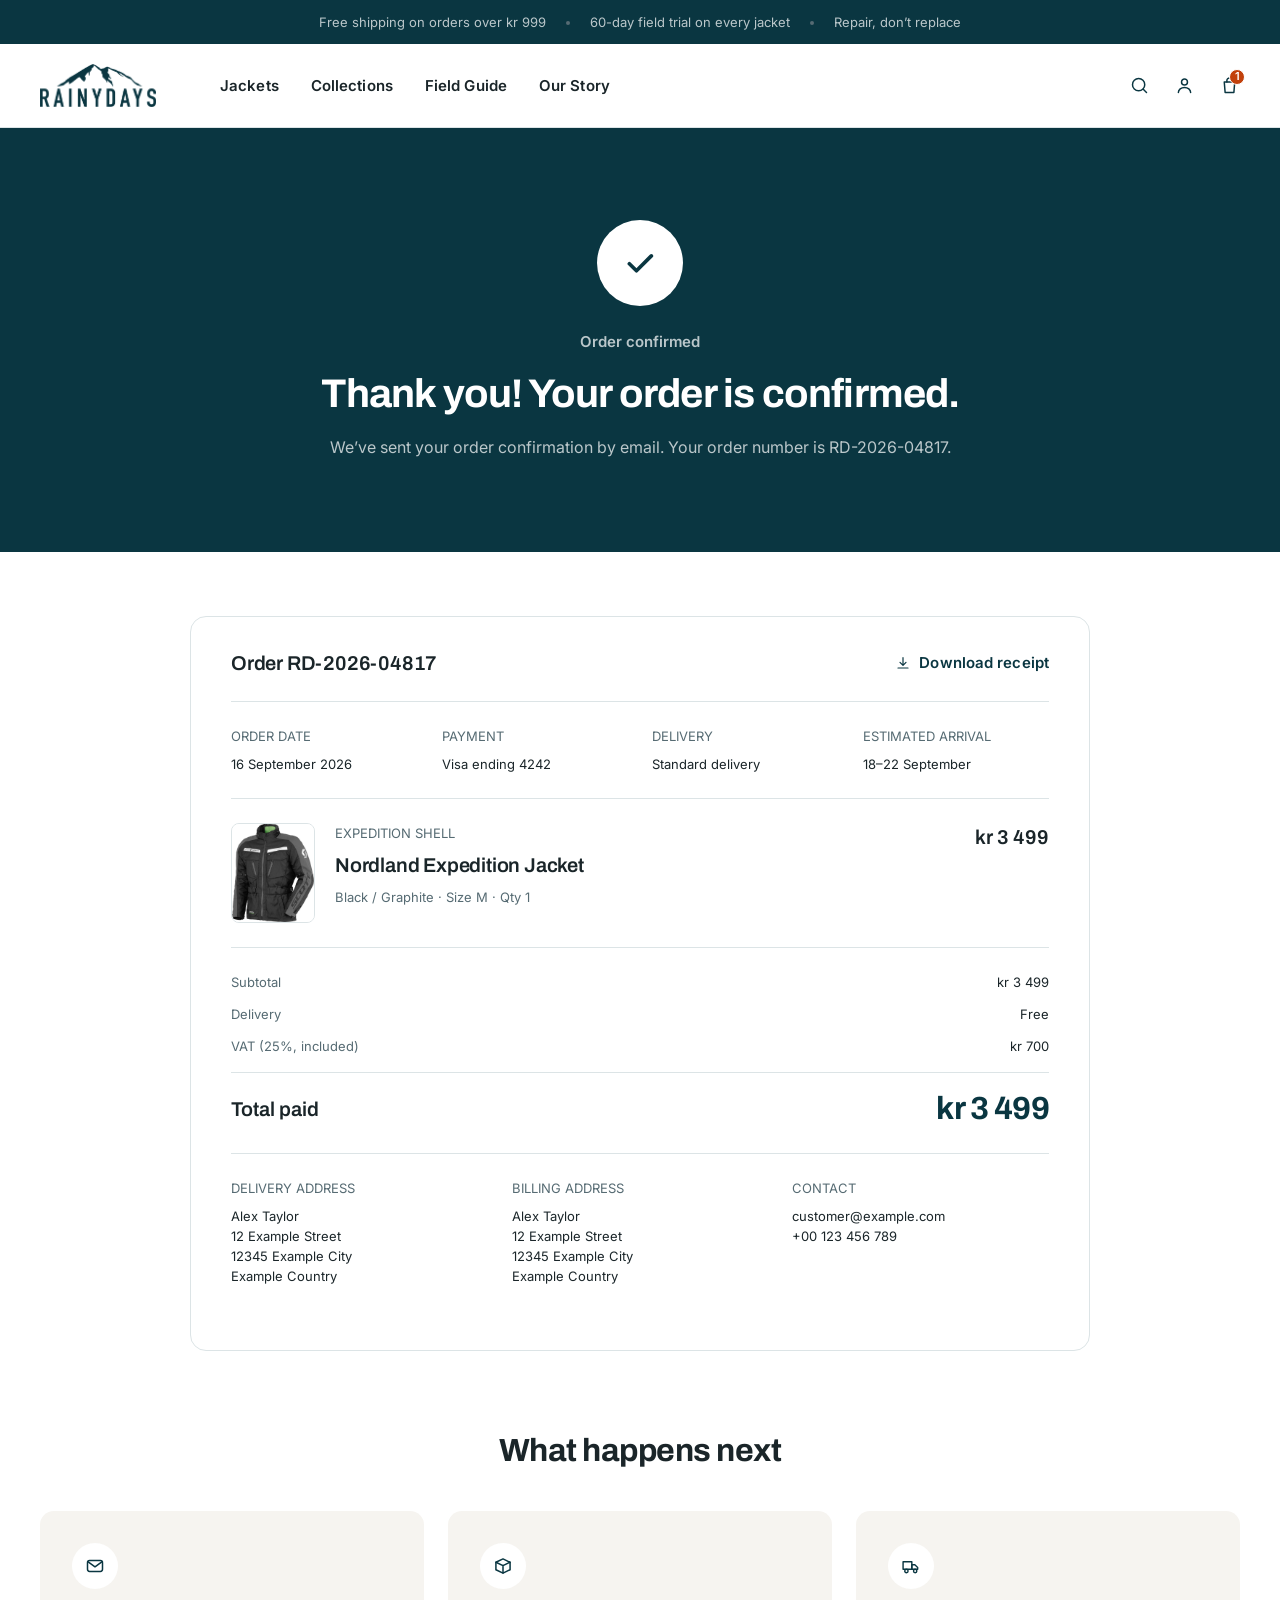
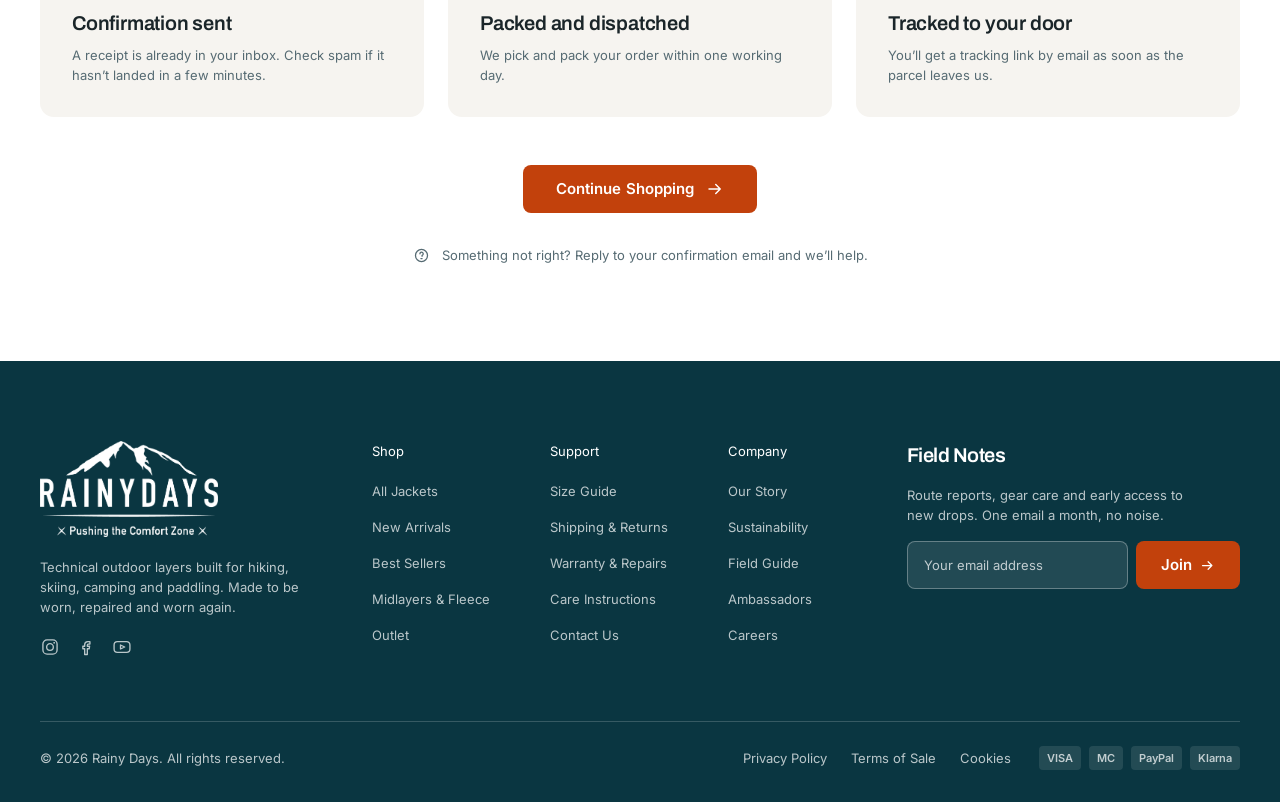
<file: confirmation.html>
<!DOCTYPE html>
<html lang="en">
<head>
  <meta charset="UTF-8">
  <meta name="viewport" content="width=device-width, initial-scale=1.0">
  <title>Order Confirmed | Rainy Days</title>
  <meta name="description" content="Thank you for your Rainy Days order. See your order number, delivery details and what happens next.">
  <link rel="preconnect" href="https://fonts.googleapis.com">
  <link rel="preconnect" href="https://fonts.gstatic.com" crossorigin>
  <link href="https://fonts.googleapis.com/css2?family=Archivo:wght@600;700&family=Inter:wght@400;600&display=swap" rel="stylesheet">
  <link rel="stylesheet" href="css/style.css">
</head>
<body>

  <a href="#main" class="skip-link">Skip to main content</a>

  <!-- Header -->
  <header class="site-header">
    <div class="announcement">
      <p class="announcement-desktop">
        Free shipping on orders over kr 999
        <span class="dot" aria-hidden="true"></span>
        60-day field trial on every jacket
        <span class="dot" aria-hidden="true"></span>
        Repair, don’t replace
      </p>
      <p class="announcement-mobile">Free shipping over kr 999 · 60-day field trial</p>
    </div>

    <div class="nav-bar container">
      <!-- Mobile menu -->
      <input type="checkbox" id="menu-toggle" class="menu-toggle">
      <label for="menu-toggle" class="menu-button">
        <img src="images/icons/menu.svg" alt="Open menu" width="23" height="23">
      </label>

      <a href="index.html" class="logo">
        <img src="images/RainyDays_Logo_header.png" alt="Rainy Days home page" width="116" height="43">
      </a>

      <nav class="main-nav" aria-label="Main menu">
        <ul class="nav-list">
          <li><a href="products.html">Jackets</a></li>
          <li><a href="products.html">Collections</a></li>
          <li><a href="coming-soon.html">Field Guide</a></li>
          <li><a href="coming-soon.html">Our Story</a></li>
        </ul>
      </nav>

      <div class="header-icons">
        <a href="coming-soon.html">
          <img src="images/icons/search.svg" alt="Search" width="21" height="21">
        </a>
        <a href="coming-soon.html" class="account-link">
          <img src="images/icons/account.svg" alt="My account" width="21" height="21">
        </a>
        <a href="cart.html" class="cart-link">
          <img src="images/icons/cart.svg" alt="Cart" width="21" height="21">
          <span class="cart-count">1</span>
        </a>
      </div>
    </div>
  </header>

  <main id="main">

    <!-- Success -->
    <section class="success-hero">
      <div class="container">
        <div class="success-icon">
          <img src="images/icons/check-big.svg" alt="" width="34" height="34">
        </div>
        <p class="success-overline">Order confirmed</p>
        <h1>Thank you! Your order is confirmed.</h1>
        <p>We’ve sent your order confirmation by email. Your order number is RD-2026-04817.</p>
      </div>
    </section>

    <!-- Order details -->
    <section class="order-section container">
      <div class="order-card">
        <div class="order-card-head">
          <h2 class="item-name">Order RD-2026-04817</h2>
          <a href="coming-soon.html" class="text-link">
            <img src="images/icons/download.svg" alt="" width="16" height="16">
            Download receipt
          </a>
        </div>

        <div class="order-block">
          <dl class="order-meta">
            <div><dt>ORDER DATE</dt><dd>16 September 2026</dd></div>
            <div><dt>PAYMENT</dt><dd>Visa ending 4242</dd></div>
            <div><dt>DELIVERY</dt><dd>Standard delivery</dd></div>
            <div><dt>ESTIMATED ARRIVAL</dt><dd>18–22 September</dd></div>
          </dl>
        </div>

        <div class="order-block">
          <div class="order-item">
            <div class="order-item-media">
              <img src="images/RainyDays_Jacket6.jpg" alt="Black and graphite Nordland Expedition Jacket" width="900" height="1080">
            </div>
            <div class="order-item-details">
              <p class="card-category">EXPEDITION SHELL</p>
              <h3 class="item-name">Nordland Expedition Jacket</h3>
              <p>Black / Graphite · Size M · Qty 1</p>
            </div>
            <p class="item-price">kr 3 499</p>
          </div>
        </div>

        <div class="summary-rows">
          <p class="summary-row"><span>Subtotal</span><span>kr 3 499</span></p>
          <p class="summary-row"><span>Delivery</span><span class="free">Free</span></p>
          <p class="summary-row"><span>VAT (25%, included)</span><span>kr 700</span></p>
        </div>
        <p class="total-row">Total paid <span class="total-price">kr 3 499</span></p>

        <div class="order-block addresses">
          <div>
            <p class="address-title">DELIVERY ADDRESS</p>
            <p>Alex Taylor<br>12 Example Street<br>12345 Example City<br>Example Country</p>
          </div>
          <div>
            <p class="address-title">BILLING ADDRESS</p>
            <p>Alex Taylor<br>12 Example Street<br>12345 Example City<br>Example Country</p>
          </div>
          <div>
            <p class="address-title">CONTACT</p>
            <p>customer@example.com<br>+00 123 456 789</p>
          </div>
        </div>
      </div>
    </section>

    <!-- What happens next -->
    <section class="next-section container">
      <h2>What happens next</h2>
      <div class="next-steps">
        <article class="next-step">
          <span class="icon-ring"><img src="images/icons/mail.svg" alt="" width="20" height="20"></span>
          <h3>Confirmation sent</h3>
          <p>A receipt is already in your inbox. Check spam if it hasn’t landed in a few minutes.</p>
        </article>
        <article class="next-step">
          <span class="icon-ring"><img src="images/icons/box.svg" alt="" width="20" height="20"></span>
          <h3>Packed and dispatched</h3>
          <p>We pick and pack your order within one working day.</p>
        </article>
        <article class="next-step">
          <span class="icon-ring"><img src="images/icons/truck.svg" alt="" width="20" height="20"></span>
          <h3>Tracked to your door</h3>
          <p>You’ll get a tracking link by email as soon as the parcel leaves us.</p>
        </article>
      </div>
    </section>

    <!-- Buttons -->
    <div class="confirm-actions container">
      <a href="products.html" class="btn btn-primary">
        Continue Shopping
        <img src="images/icons/arrow-white.svg" alt="" width="18" height="18">
      </a>
      <p class="help-note">
        <img src="images/icons/help.svg" alt="" width="17" height="17">
        Something not right? Reply to your confirmation email and we’ll help.
      </p>
    </div>
  </main>

  <!-- Footer -->
  <footer class="site-footer">
    <div class="footer-top container">
      <div class="footer-brand">
        <img src="images/RainyDays_Logo_white.png" alt="Rainy Days" class="footer-logo" width="178" height="96">
        <p>Technical outdoor layers built for hiking, skiing, camping and paddling. Made to be worn, repaired and worn again.</p>
        <ul class="social-links">
          <li><a href="coming-soon.html"><img src="images/icons/instagram.svg" alt="Instagram" width="20" height="20"></a></li>
          <li><a href="coming-soon.html"><img src="images/icons/facebook.svg" alt="Facebook" width="20" height="20"></a></li>
          <li><a href="coming-soon.html"><img src="images/icons/youtube.svg" alt="YouTube" width="20" height="20"></a></li>
        </ul>
      </div>

      <div>
        <h2 class="footer-heading">Shop</h2>
        <ul class="footer-links">
          <li><a href="products.html">All Jackets</a></li>
          <li><a href="products.html">New Arrivals</a></li>
          <li><a href="products.html">Best Sellers</a></li>
          <li><a href="products.html">Midlayers &amp; Fleece</a></li>
          <li><a href="products.html">Outlet</a></li>
        </ul>
      </div>

      <div>
        <h2 class="footer-heading">Support</h2>
        <ul class="footer-links">
          <li><a href="coming-soon.html">Size Guide</a></li>
          <li><a href="coming-soon.html">Shipping &amp; Returns</a></li>
          <li><a href="coming-soon.html">Warranty &amp; Repairs</a></li>
          <li><a href="coming-soon.html">Care Instructions</a></li>
          <li><a href="coming-soon.html">Contact Us</a></li>
        </ul>
      </div>

      <div class="footer-company">
        <h2 class="footer-heading">Company</h2>
        <ul class="footer-links">
          <li><a href="coming-soon.html">Our Story</a></li>
          <li><a href="coming-soon.html">Sustainability</a></li>
          <li><a href="coming-soon.html">Field Guide</a></li>
          <li><a href="coming-soon.html">Ambassadors</a></li>
          <li><a href="coming-soon.html">Careers</a></li>
        </ul>
      </div>

      <div class="footer-newsletter">
        <h2 class="newsletter-heading">Field Notes</h2>
        <p>Route reports, gear care and early access to new drops. One email a month, no noise.</p>
        <form class="newsletter-form" action="coming-soon.html">
          <label for="footer-email" class="visually-hidden">Email address</label>
          <input type="email" id="footer-email" placeholder="Your email address" required>
          <button type="submit" class="btn btn-primary">
            Join
            <img src="images/icons/arrow-right.svg" alt="" width="15" height="15">
          </button>
        </form>
      </div>
    </div>

    <div class="container">
      <div class="footer-bottom">
        <p>© 2026 Rainy Days. All rights reserved.</p>
        <ul class="legal-links">
          <li><a href="coming-soon.html">Privacy Policy</a></li>
          <li><a href="coming-soon.html">Terms of Sale</a></li>
          <li><a href="coming-soon.html">Cookies</a></li>
        </ul>
        <ul class="payment-list">
          <li>VISA</li>
          <li>MC</li>
          <li>PayPal</li>
          <li>Klarna</li>
        </ul>
      </div>
    </div>
  </footer>

</body>
</html>
</file>
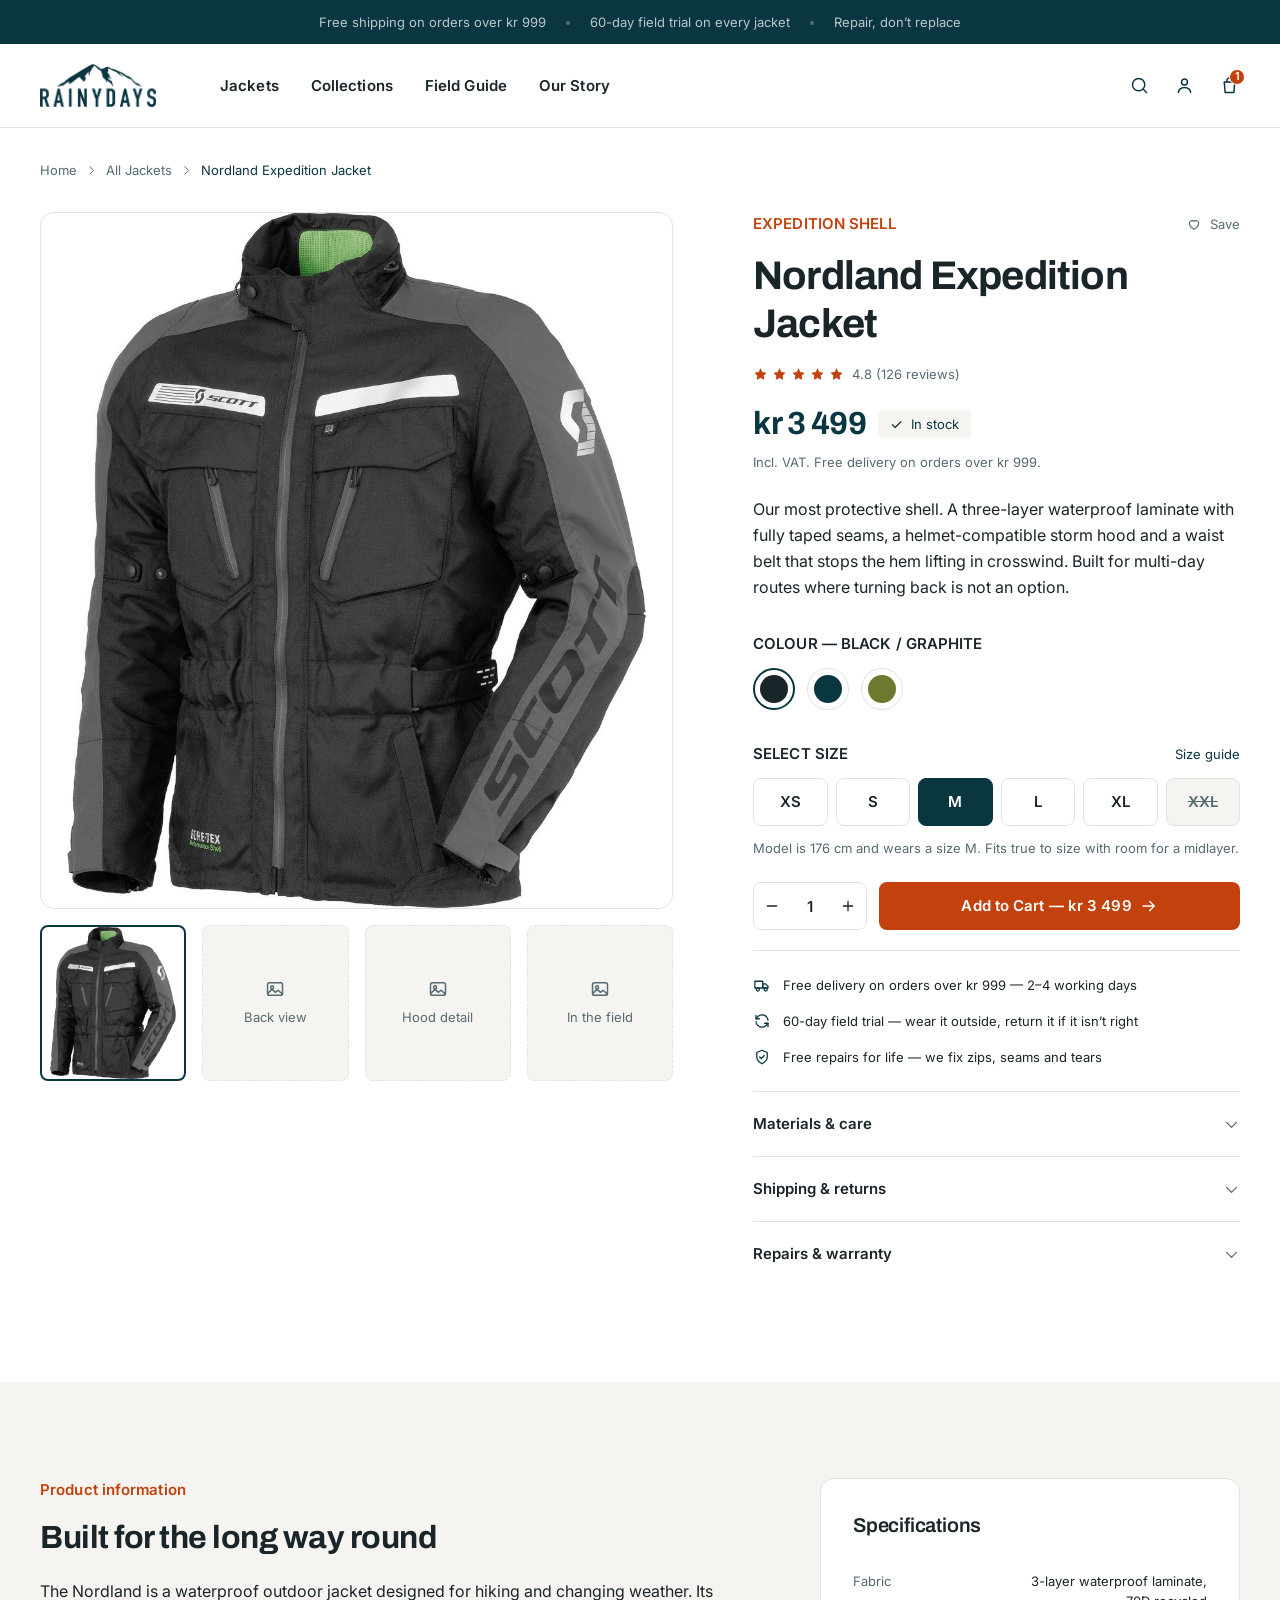
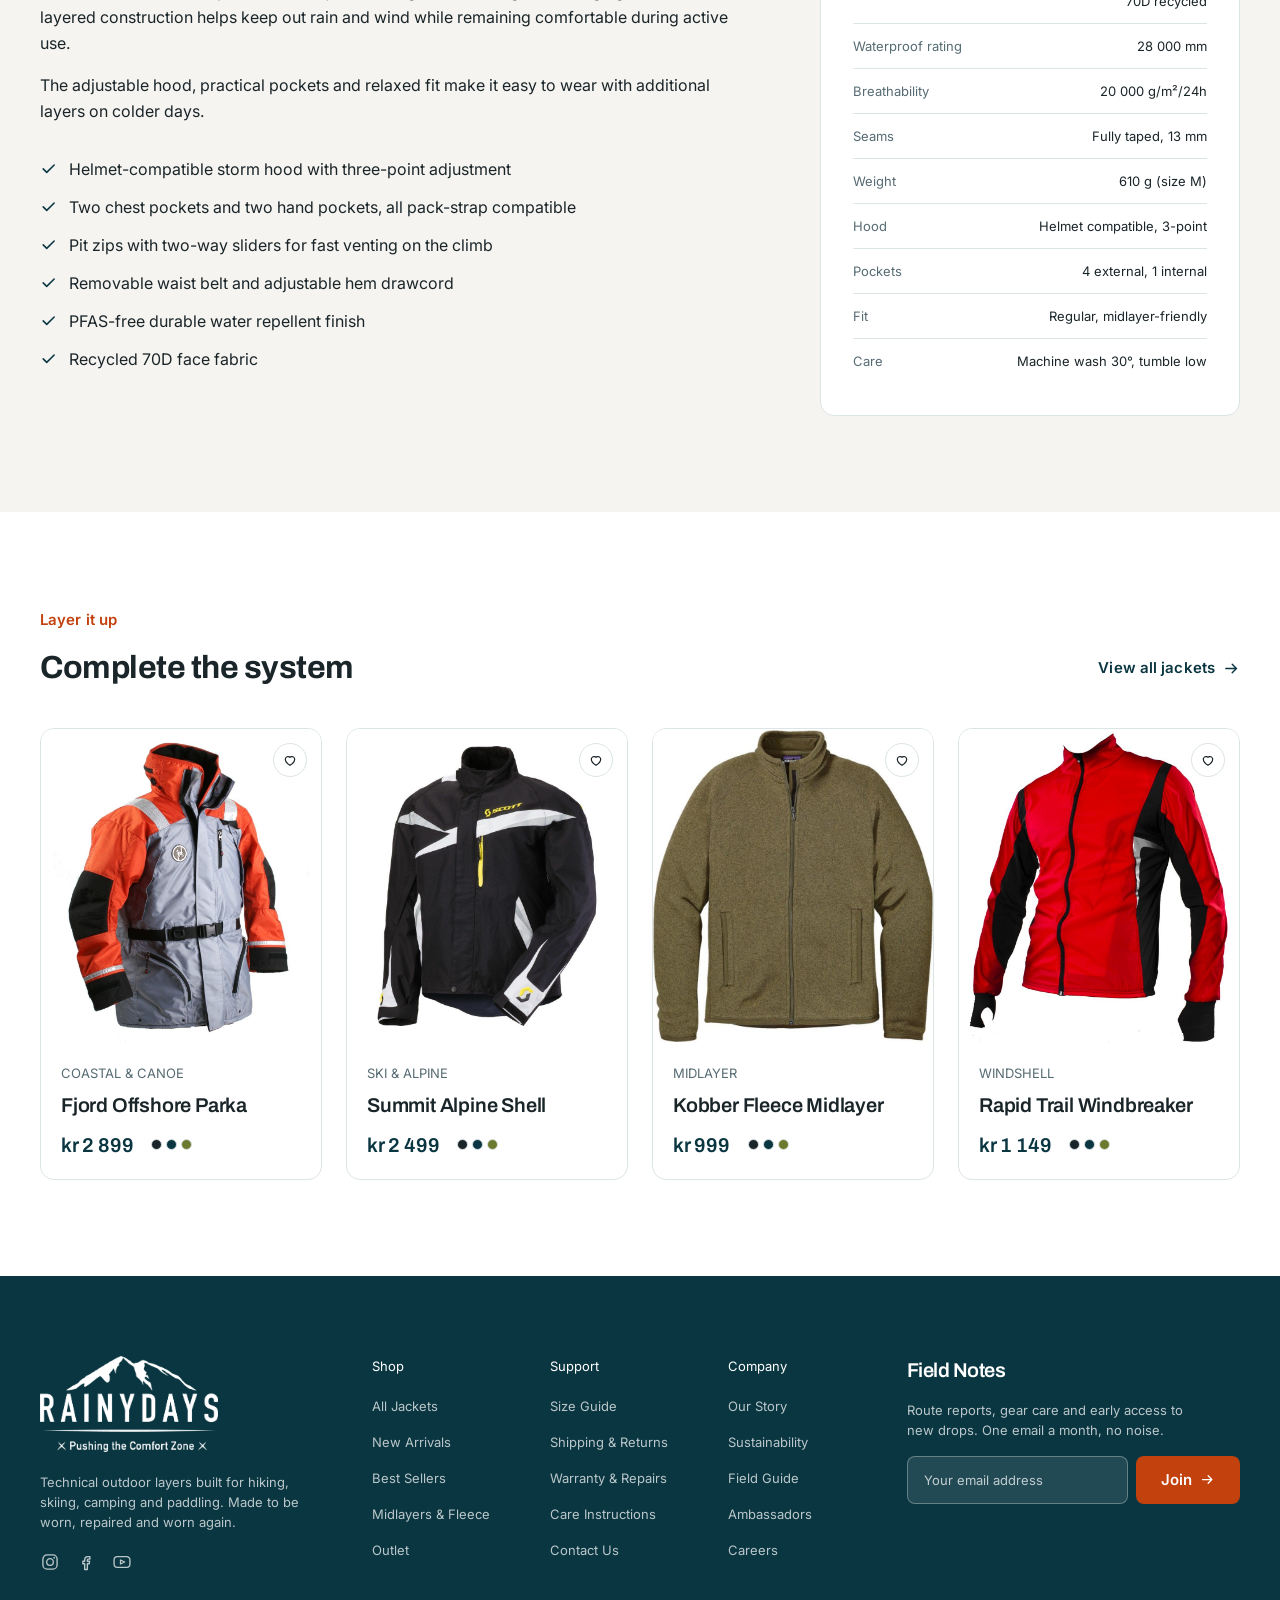
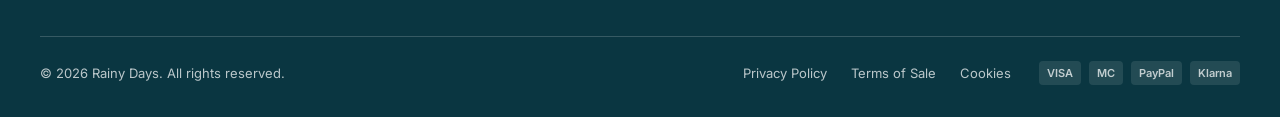
<file: product.html>
<!DOCTYPE html>
<html lang="en">
<head>
  <meta charset="UTF-8">
  <meta name="viewport" content="width=device-width, initial-scale=1.0">
  <title>Nordland Expedition Jacket | Rainy Days</title>
  <meta name="description" content="Nordland Expedition Jacket – our most protective 3-layer waterproof shell with a helmet-compatible storm hood. kr 3 499 with free repairs for life.">
  <link rel="preconnect" href="https://fonts.googleapis.com">
  <link rel="preconnect" href="https://fonts.gstatic.com" crossorigin>
  <link href="https://fonts.googleapis.com/css2?family=Archivo:wght@600;700&family=Inter:wght@400;600&display=swap" rel="stylesheet">
  <link rel="stylesheet" href="css/style.css">
</head>
<body>

  <a href="#main" class="skip-link">Skip to main content</a>

  <!-- Header -->
  <header class="site-header">
    <div class="announcement">
      <p class="announcement-desktop">
        Free shipping on orders over kr 999
        <span class="dot" aria-hidden="true"></span>
        60-day field trial on every jacket
        <span class="dot" aria-hidden="true"></span>
        Repair, don’t replace
      </p>
      <p class="announcement-mobile">Free shipping over kr 999 · 60-day field trial</p>
    </div>

    <div class="nav-bar container">
      <!-- Mobile menu -->
      <input type="checkbox" id="menu-toggle" class="menu-toggle">
      <label for="menu-toggle" class="menu-button">
        <img src="images/icons/menu.svg" alt="Open menu" width="23" height="23">
      </label>

      <a href="index.html" class="logo">
        <img src="images/RainyDays_Logo_header.png" alt="Rainy Days home page" width="116" height="43">
      </a>

      <nav class="main-nav" aria-label="Main menu">
        <ul class="nav-list">
          <li><a href="products.html" aria-current="page">Jackets</a></li>
          <li><a href="products.html">Collections</a></li>
          <li><a href="coming-soon.html">Field Guide</a></li>
          <li><a href="coming-soon.html">Our Story</a></li>
        </ul>
      </nav>

      <div class="header-icons">
        <a href="coming-soon.html">
          <img src="images/icons/search.svg" alt="Search" width="21" height="21">
        </a>
        <a href="coming-soon.html" class="account-link">
          <img src="images/icons/account.svg" alt="My account" width="21" height="21">
        </a>
        <a href="cart.html" class="cart-link">
          <img src="images/icons/cart.svg" alt="Cart" width="21" height="21">
          <span class="cart-count">1</span>
        </a>
      </div>
    </div>
  </header>

  <main id="main">

    <!-- Breadcrumb -->
    <nav class="breadcrumb-bar container" aria-label="Breadcrumb">
      <ol class="breadcrumb">
        <li><a href="index.html">Home</a></li>
        <li>
          <img src="images/icons/chevron-right.svg" alt="" width="13" height="13">
          <a href="products.html">All Jackets</a>
        </li>
        <li>
          <img src="images/icons/chevron-right.svg" alt="" width="13" height="13">
          <span aria-current="page">Nordland Expedition Jacket</span>
        </li>
      </ol>
    </nav>

    <!-- Product -->
    <section class="product-main container">
      <div class="gallery">
        <div class="main-image">
          <img src="images/RainyDays_Jacket6.jpg" alt="Black and graphite Nordland Expedition Jacket, front view" width="900" height="1080">
        </div>
        <ul class="thumbnails">
          <li class="thumb thumb-active">
            <img src="images/RainyDays_Jacket6.jpg" alt="Front view (selected)" width="900" height="1080">
          </li>
          <li class="thumb">
            <img src="images/icons/image.svg" alt="" width="20" height="20">
            Back view
          </li>
          <li class="thumb">
            <img src="images/icons/image.svg" alt="" width="20" height="20">
            Hood detail
          </li>
          <li class="thumb">
            <img src="images/icons/image.svg" alt="" width="20" height="20">
            In the field
          </li>
        </ul>
      </div>

      <div class="buy-box">
        <div class="category-row">
          <p class="overline">EXPEDITION SHELL</p>
          <a href="coming-soon.html" class="save-link">
            <img src="images/icons/heart-grey.svg" alt="" width="16" height="16">
            Save
          </a>
        </div>
        <h1>Nordland Expedition Jacket</h1>
        <div class="rating">
          <div class="stars">
            <img src="images/icons/star.svg" alt="" width="15" height="15">
            <img src="images/icons/star.svg" alt="" width="15" height="15">
            <img src="images/icons/star.svg" alt="" width="15" height="15">
            <img src="images/icons/star.svg" alt="" width="15" height="15">
            <img src="images/icons/star.svg" alt="" width="15" height="15">
          </div>
          <p>4.8 (126 reviews)</p>
        </div>
        <div class="price-row">
          <p class="big-price">kr 3 499</p>
          <p class="stock-badge">
            <img src="images/icons/check.svg" alt="" width="13" height="13">
            In stock
          </p>
        </div>
        <p class="price-note">Incl. VAT. Free delivery on orders over kr 999.</p>
        <p class="product-description">Our most protective shell. A three-layer waterproof laminate with fully taped seams, a helmet-compatible storm hood and a waist belt that stops the hem lifting in crosswind. Built for multi-day routes where turning back is not an option.</p>

        <form action="cart.html">
          <fieldset class="option-group">
            <legend class="option-label">COLOUR — BLACK / GRAPHITE</legend>
            <div class="swatches">
              <input type="radio" name="colour" id="colour-black" value="black" class="radio-input" checked>
              <label for="colour-black" class="swatch"><span class="swatch-black"></span><span class="visually-hidden">Black / Graphite</span></label>
              <input type="radio" name="colour" id="colour-teal" value="teal" class="radio-input">
              <label for="colour-teal" class="swatch"><span class="swatch-teal"></span><span class="visually-hidden">Deep teal</span></label>
              <input type="radio" name="colour" id="colour-olive" value="olive" class="radio-input">
              <label for="colour-olive" class="swatch"><span class="swatch-olive"></span><span class="visually-hidden">Olive</span></label>
            </div>
          </fieldset>

          <fieldset class="option-group">
            <legend class="option-label">SELECT SIZE</legend>
            <a href="coming-soon.html" class="size-guide-link">Size guide</a>
            <div class="sizes">
              <input type="radio" name="size" id="size-xs" value="XS" class="radio-input">
              <label for="size-xs" class="size">XS</label>
              <input type="radio" name="size" id="size-s" value="S" class="radio-input">
              <label for="size-s" class="size">S</label>
              <input type="radio" name="size" id="size-m" value="M" class="radio-input" checked>
              <label for="size-m" class="size">M</label>
              <input type="radio" name="size" id="size-l" value="L" class="radio-input">
              <label for="size-l" class="size">L</label>
              <input type="radio" name="size" id="size-xl" value="XL" class="radio-input">
              <label for="size-xl" class="size">XL</label>
              <input type="radio" name="size" id="size-xxl" value="XXL" class="radio-input" disabled>
              <label for="size-xxl" class="size">XXL</label>
            </div>
            <p class="fit-note">Model is 176 cm and wears a size M. Fits true to size with room for a midlayer.</p>
          </fieldset>

          <div class="add-row">
            <div class="qty">
              <img src="images/icons/minus.svg" alt="" width="16" height="16">
              <label for="quantity" class="visually-hidden">Quantity</label>
              <input type="text" id="quantity" name="quantity" value="1" inputmode="numeric">
              <img src="images/icons/plus.svg" alt="" width="16" height="16">
            </div>
            <button type="submit" class="btn btn-primary">
              Add to Cart — kr&nbsp;3&nbsp;499
              <img src="images/icons/arrow-white.svg" alt="" width="18" height="18">
            </button>
          </div>
        </form>

        <ul class="icon-list icon-list-dark">
          <li><img src="images/icons/truck.svg" alt="" width="18" height="18"> Free delivery on orders over kr 999 — 2–4 working days</li>
          <li><img src="images/icons/refresh.svg" alt="" width="18" height="18"> 60-day field trial — wear it outside, return it if it isn’t right</li>
          <li><img src="images/icons/shield.svg" alt="" width="18" height="18"> Free repairs for life — we fix zips, seams and tears</li>
        </ul>

        <details class="accordion">
          <summary>
            Materials &amp; care
            <img src="images/icons/chevron-down-dark.svg" alt="" width="17" height="17">
          </summary>
          <p>3-layer waterproof laminate with a recycled 70D face fabric. Machine wash at 30°, tumble dry on low to refresh the water repellent finish.</p>
        </details>
        <details class="accordion">
          <summary>
            Shipping &amp; returns
            <img src="images/icons/chevron-down-dark.svg" alt="" width="17" height="17">
          </summary>
          <p>Free delivery on orders over kr 999, delivered in 2–4 working days. Wear it outside for up to 60 days and return it if it isn’t right.</p>
        </details>
        <details class="accordion">
          <summary>
            Repairs &amp; warranty
            <img src="images/icons/chevron-down-dark.svg" alt="" width="17" height="17">
          </summary>
          <p>We repair zips, seams and tears for free for the life of the jacket. Just send it back to us and we will fix it.</p>
        </details>
      </div>
    </section>

    <!-- Product information -->
    <section class="section light-bg">
      <div class="product-info container">
        <div>
          <p class="overline">Product information</p>
          <h2>Built for the long way round</h2>
          <p>The Nordland is a waterproof outdoor jacket designed for hiking and changing weather. Its layered construction helps keep out rain and wind while remaining comfortable during active use.</p>
          <p>The adjustable hood, practical pockets and relaxed fit make it easy to wear with additional layers on colder days.</p>
          <ul class="feature-list">
            <li><img src="images/icons/check.svg" alt="" width="17" height="17"> Helmet-compatible storm hood with three-point adjustment</li>
            <li><img src="images/icons/check.svg" alt="" width="17" height="17"> Two chest pockets and two hand pockets, all pack-strap compatible</li>
            <li><img src="images/icons/check.svg" alt="" width="17" height="17"> Pit zips with two-way sliders for fast venting on the climb</li>
            <li><img src="images/icons/check.svg" alt="" width="17" height="17"> Removable waist belt and adjustable hem drawcord</li>
            <li><img src="images/icons/check.svg" alt="" width="17" height="17"> PFAS-free durable water repellent finish</li>
            <li><img src="images/icons/check.svg" alt="" width="17" height="17"> Recycled 70D face fabric</li>
          </ul>
        </div>

        <div class="spec-card">
          <h3>Specifications</h3>
          <dl class="spec-list">
            <div><dt>Fabric</dt><dd>3-layer waterproof laminate, 70D recycled</dd></div>
            <div><dt>Waterproof rating</dt><dd>28 000 mm</dd></div>
            <div><dt>Breathability</dt><dd>20 000 g/m²/24h</dd></div>
            <div><dt>Seams</dt><dd>Fully taped, 13 mm</dd></div>
            <div><dt>Weight</dt><dd>610 g (size M)</dd></div>
            <div><dt>Hood</dt><dd>Helmet compatible, 3-point</dd></div>
            <div><dt>Pockets</dt><dd>4 external, 1 internal</dd></div>
            <div><dt>Fit</dt><dd>Regular, midlayer-friendly</dd></div>
            <div><dt>Care</dt><dd>Machine wash 30°, tumble low</dd></div>
          </dl>
        </div>
      </div>
    </section>

    <!-- Complete the system -->
    <section class="section">
      <div class="container">
        <div class="section-head">
          <div>
            <p class="overline">Layer it up</p>
            <h2>Complete the system</h2>
          </div>
          <a href="products.html" class="text-link">
            View all jackets
            <img src="images/icons/arrow-dark.svg" alt="" width="17" height="17">
          </a>
        </div>

        <div class="product-grid">
          <article class="product-card">
            <div class="card-media">
              <img src="images/RainyDays_Jacket1.jpg" alt="Orange and grey Fjord Offshore Parka" width="900" height="1099">
              <a href="coming-soon.html" class="wishlist">
                <img src="images/icons/heart.svg" alt="Save Fjord Offshore Parka to wishlist" width="16" height="16">
              </a>
            </div>
            <div class="card-info">
              <p class="card-category">COASTAL &amp; CANOE</p>
              <h3 class="card-title"><a href="coming-soon.html">Fjord Offshore Parka</a></h3>
              <p class="card-price">kr 2 899 <img src="images/icons/colourways.svg" alt="3 colours" width="41" height="11"></p>
            </div>
          </article>

          <article class="product-card">
            <div class="card-media">
              <img src="images/RainyDays_Jacket4.jpg" alt="Black Summit Alpine Shell with white details" width="900" height="900">
              <a href="coming-soon.html" class="wishlist">
                <img src="images/icons/heart.svg" alt="Save Summit Alpine Shell to wishlist" width="16" height="16">
              </a>
            </div>
            <div class="card-info">
              <p class="card-category">SKI &amp; ALPINE</p>
              <h3 class="card-title"><a href="coming-soon.html">Summit Alpine Shell</a></h3>
              <p class="card-price">kr 2 499 <img src="images/icons/colourways.svg" alt="3 colours" width="41" height="11"></p>
            </div>
          </article>

          <article class="product-card">
            <div class="card-media">
              <img src="images/RainyDays_Jacket7.jpg" alt="Olive green Kobber Fleece Midlayer" width="800" height="892">
              <a href="coming-soon.html" class="wishlist">
                <img src="images/icons/heart.svg" alt="Save Kobber Fleece Midlayer to wishlist" width="16" height="16">
              </a>
            </div>
            <div class="card-info">
              <p class="card-category">MIDLAYER</p>
              <h3 class="card-title"><a href="coming-soon.html">Kobber Fleece Midlayer</a></h3>
              <p class="card-price">kr 999 <img src="images/icons/colourways.svg" alt="3 colours" width="41" height="11"></p>
            </div>
          </article>

          <article class="product-card">
            <div class="card-media">
              <img src="images/RainyDays_Jacket3.jpg" alt="Red and black Rapid Trail Windbreaker" width="900" height="1088">
              <a href="coming-soon.html" class="wishlist">
                <img src="images/icons/heart.svg" alt="Save Rapid Trail Windbreaker to wishlist" width="16" height="16">
              </a>
            </div>
            <div class="card-info">
              <p class="card-category">WINDSHELL</p>
              <h3 class="card-title"><a href="coming-soon.html">Rapid Trail Windbreaker</a></h3>
              <p class="card-price">kr 1 149 <img src="images/icons/colourways.svg" alt="3 colours" width="41" height="11"></p>
            </div>
          </article>
        </div>

        <a href="products.html" class="btn btn-outline btn-full view-all-mobile">
          View all jackets
          <img src="images/icons/arrow-teal.svg" alt="" width="18" height="18">
        </a>
      </div>
    </section>
  </main>

  <!-- Footer -->
  <footer class="site-footer">
    <div class="footer-top container">
      <div class="footer-brand">
        <img src="images/RainyDays_Logo_white.png" alt="Rainy Days" class="footer-logo" width="178" height="96">
        <p>Technical outdoor layers built for hiking, skiing, camping and paddling. Made to be worn, repaired and worn again.</p>
        <ul class="social-links">
          <li><a href="coming-soon.html"><img src="images/icons/instagram.svg" alt="Instagram" width="20" height="20"></a></li>
          <li><a href="coming-soon.html"><img src="images/icons/facebook.svg" alt="Facebook" width="20" height="20"></a></li>
          <li><a href="coming-soon.html"><img src="images/icons/youtube.svg" alt="YouTube" width="20" height="20"></a></li>
        </ul>
      </div>

      <div>
        <h2 class="footer-heading">Shop</h2>
        <ul class="footer-links">
          <li><a href="products.html">All Jackets</a></li>
          <li><a href="products.html">New Arrivals</a></li>
          <li><a href="products.html">Best Sellers</a></li>
          <li><a href="products.html">Midlayers &amp; Fleece</a></li>
          <li><a href="products.html">Outlet</a></li>
        </ul>
      </div>

      <div>
        <h2 class="footer-heading">Support</h2>
        <ul class="footer-links">
          <li><a href="coming-soon.html">Size Guide</a></li>
          <li><a href="coming-soon.html">Shipping &amp; Returns</a></li>
          <li><a href="coming-soon.html">Warranty &amp; Repairs</a></li>
          <li><a href="coming-soon.html">Care Instructions</a></li>
          <li><a href="coming-soon.html">Contact Us</a></li>
        </ul>
      </div>

      <div class="footer-company">
        <h2 class="footer-heading">Company</h2>
        <ul class="footer-links">
          <li><a href="coming-soon.html">Our Story</a></li>
          <li><a href="coming-soon.html">Sustainability</a></li>
          <li><a href="coming-soon.html">Field Guide</a></li>
          <li><a href="coming-soon.html">Ambassadors</a></li>
          <li><a href="coming-soon.html">Careers</a></li>
        </ul>
      </div>

      <div class="footer-newsletter">
        <h2 class="newsletter-heading">Field Notes</h2>
        <p>Route reports, gear care and early access to new drops. One email a month, no noise.</p>
        <form class="newsletter-form" action="coming-soon.html">
          <label for="footer-email" class="visually-hidden">Email address</label>
          <input type="email" id="footer-email" placeholder="Your email address" required>
          <button type="submit" class="btn btn-primary">
            Join
            <img src="images/icons/arrow-right.svg" alt="" width="15" height="15">
          </button>
        </form>
      </div>
    </div>

    <div class="container">
      <div class="footer-bottom">
        <p>© 2026 Rainy Days. All rights reserved.</p>
        <ul class="legal-links">
          <li><a href="coming-soon.html">Privacy Policy</a></li>
          <li><a href="coming-soon.html">Terms of Sale</a></li>
          <li><a href="coming-soon.html">Cookies</a></li>
        </ul>
        <ul class="payment-list">
          <li>VISA</li>
          <li>MC</li>
          <li>PayPal</li>
          <li>Klarna</li>
        </ul>
      </div>
    </div>
  </footer>

</body>
</html>
</file>
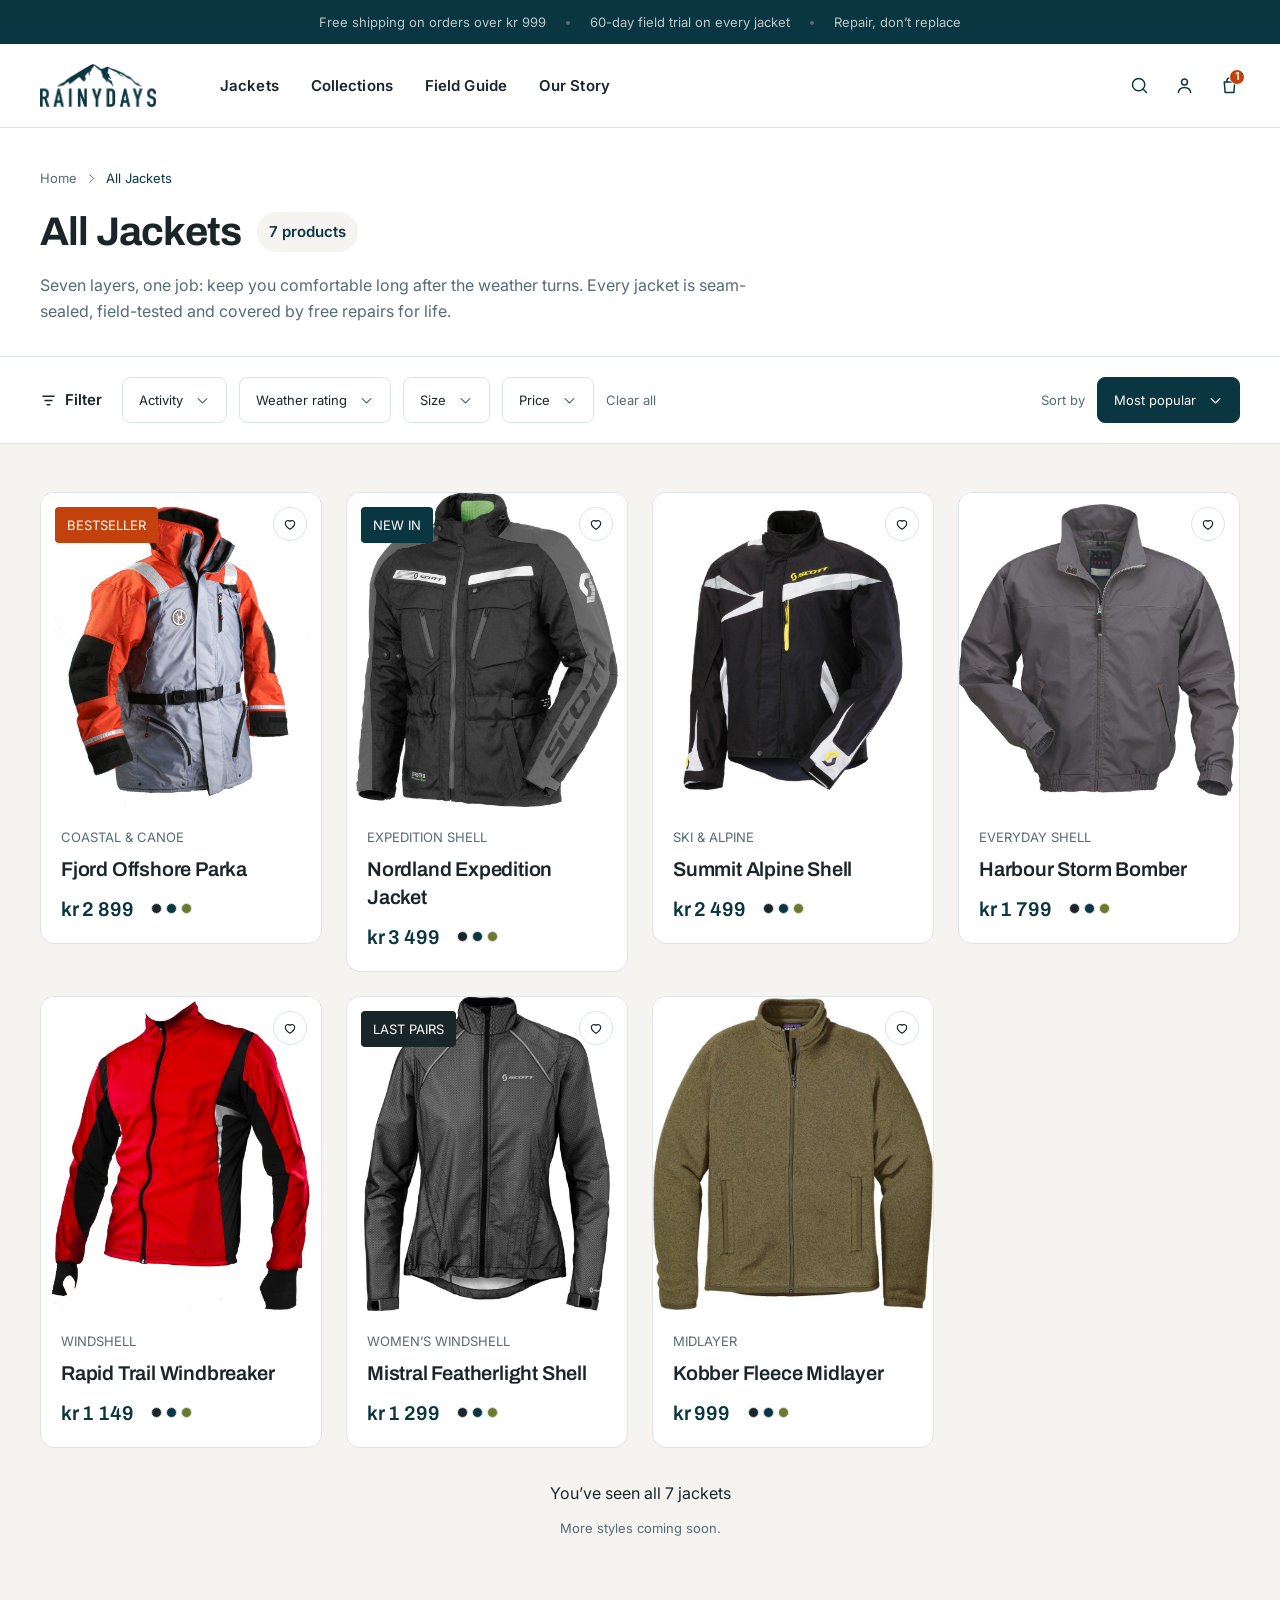
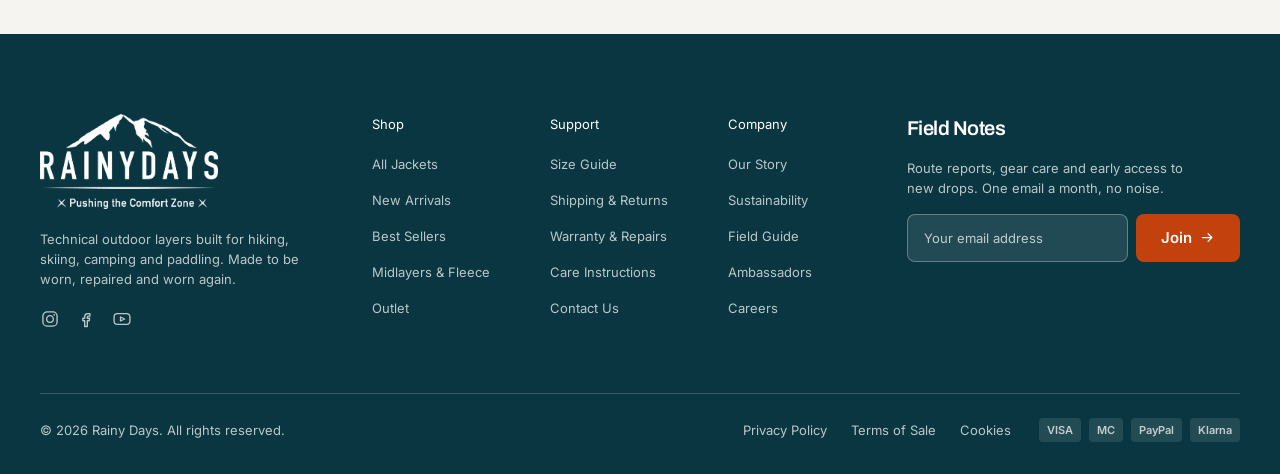
<file: products.html>
<!DOCTYPE html>
<html lang="en">
<head>
  <meta charset="UTF-8">
  <meta name="viewport" content="width=device-width, initial-scale=1.0">
  <title>All Jackets | Rainy Days</title>
  <meta name="description" content="Browse all seven Rainy Days jackets – waterproof shells, windbreakers, parkas and fleece for hiking, skiing and paddling.">
  <link rel="preconnect" href="https://fonts.googleapis.com">
  <link rel="preconnect" href="https://fonts.gstatic.com" crossorigin>
  <link href="https://fonts.googleapis.com/css2?family=Archivo:wght@600;700&family=Inter:wght@400;600&display=swap" rel="stylesheet">
  <link rel="stylesheet" href="css/style.css">
</head>
<body>

  <a href="#main" class="skip-link">Skip to main content</a>

  <!-- Header -->
  <header class="site-header">
    <div class="announcement">
      <p class="announcement-desktop">
        Free shipping on orders over kr 999
        <span class="dot" aria-hidden="true"></span>
        60-day field trial on every jacket
        <span class="dot" aria-hidden="true"></span>
        Repair, don’t replace
      </p>
      <p class="announcement-mobile">Free shipping over kr 999 · 60-day field trial</p>
    </div>

    <div class="nav-bar container">
      <!-- Mobile menu -->
      <input type="checkbox" id="menu-toggle" class="menu-toggle">
      <label for="menu-toggle" class="menu-button">
        <img src="images/icons/menu.svg" alt="Open menu" width="23" height="23">
      </label>

      <a href="index.html" class="logo">
        <img src="images/RainyDays_Logo_header.png" alt="Rainy Days home page" width="116" height="43">
      </a>

      <nav class="main-nav" aria-label="Main menu">
        <ul class="nav-list">
          <li><a href="products.html" aria-current="page">Jackets</a></li>
          <li><a href="products.html">Collections</a></li>
          <li><a href="coming-soon.html">Field Guide</a></li>
          <li><a href="coming-soon.html">Our Story</a></li>
        </ul>
      </nav>

      <div class="header-icons">
        <a href="coming-soon.html">
          <img src="images/icons/search.svg" alt="Search" width="21" height="21">
        </a>
        <a href="coming-soon.html" class="account-link">
          <img src="images/icons/account.svg" alt="My account" width="21" height="21">
        </a>
        <a href="cart.html" class="cart-link">
          <img src="images/icons/cart.svg" alt="Cart" width="21" height="21">
          <span class="cart-count">1</span>
        </a>
      </div>
    </div>
  </header>

  <main id="main">

    <!-- Page head -->
    <section class="page-head container">
      <nav aria-label="Breadcrumb">
        <ol class="breadcrumb">
          <li><a href="index.html">Home</a></li>
          <li>
            <img src="images/icons/chevron-right.svg" alt="" width="13" height="13">
            <span aria-current="page">All Jackets</span>
          </li>
        </ol>
      </nav>
      <div class="title-row">
        <h1>All Jackets</h1>
        <p class="count-pill">7<span class="pill-word"> products</span></p>
      </div>
      <p class="page-intro">Seven layers, one job: keep you comfortable long after the weather turns. Every jacket is seam-sealed, field-tested and covered by free repairs for life.</p>
    </section>

    <!-- Filter and sort -->
    <div class="filter-bar">
      <div class="container">
        <a href="coming-soon.html" class="filter-label">
          <img src="images/icons/filter.svg" alt="" width="17" height="17">
          Filter
          <img src="images/icons/chevron-down.svg" alt="" width="15" height="15" class="filter-chevron">
        </a>
        <a href="coming-soon.html" class="filter-btn filter-option">
          Activity
          <img src="images/icons/chevron-down.svg" alt="" width="15" height="15">
        </a>
        <a href="coming-soon.html" class="filter-btn filter-option">
          Weather rating
          <img src="images/icons/chevron-down.svg" alt="" width="15" height="15">
        </a>
        <a href="coming-soon.html" class="filter-btn filter-option">
          Size
          <img src="images/icons/chevron-down.svg" alt="" width="15" height="15">
        </a>
        <a href="coming-soon.html" class="filter-btn filter-option">
          Price
          <img src="images/icons/chevron-down.svg" alt="" width="15" height="15">
        </a>
        <div class="sort">
          <span class="sort-text">Sort by</span>
          <a href="coming-soon.html" class="filter-btn">
            <img src="images/icons/sort.svg" alt="" width="16" height="16" class="sort-icon">
            Most popular
            <img src="images/icons/chevron-down-white.svg" alt="" width="15" height="15" class="sort-chevron">
          </a>
        </div>
        <p class="results-count">Showing 7 of 7 jackets</p>
        <a href="products.html" class="clear-link">Clear all</a>
      </div>
    </div>

    <!-- Products -->
    <section class="products-section light-bg" aria-label="Jackets">
      <div class="container">
        <div class="product-grid all-products">
          <article class="product-card">
            <div class="card-media">
              <img src="images/RainyDays_Jacket1.jpg" alt="Orange and grey Fjord Offshore Parka" width="900" height="1099">
              <span class="badge">BESTSELLER</span>
              <a href="coming-soon.html" class="wishlist">
                <img src="images/icons/heart.svg" alt="Save Fjord Offshore Parka to wishlist" width="16" height="16">
              </a>
            </div>
            <div class="card-info">
              <p class="card-category">COASTAL &amp; CANOE</p>
              <h2 class="card-title"><a href="coming-soon.html">Fjord Offshore Parka</a></h2>
              <p class="card-price">kr 2 899 <img src="images/icons/colourways.svg" alt="3 colours" width="41" height="11"></p>
            </div>
          </article>

          <article class="product-card">
            <div class="card-media">
              <img src="images/RainyDays_Jacket6.jpg" alt="Black and graphite Nordland Expedition Jacket" width="900" height="1080">
              <span class="badge badge-teal">NEW IN</span>
              <a href="coming-soon.html" class="wishlist">
                <img src="images/icons/heart.svg" alt="Save Nordland Expedition Jacket to wishlist" width="16" height="16">
              </a>
            </div>
            <div class="card-info">
              <p class="card-category">EXPEDITION SHELL</p>
              <h2 class="card-title"><a href="product.html">Nordland Expedition Jacket</a></h2>
              <p class="card-price">kr 3 499 <img src="images/icons/colourways.svg" alt="3 colours" width="41" height="11"></p>
            </div>
          </article>

          <article class="product-card">
            <div class="card-media">
              <img src="images/RainyDays_Jacket4.jpg" alt="Black Summit Alpine Shell with white details" width="900" height="900">
              <a href="coming-soon.html" class="wishlist">
                <img src="images/icons/heart.svg" alt="Save Summit Alpine Shell to wishlist" width="16" height="16">
              </a>
            </div>
            <div class="card-info">
              <p class="card-category">SKI &amp; ALPINE</p>
              <h2 class="card-title"><a href="coming-soon.html">Summit Alpine Shell</a></h2>
              <p class="card-price">kr 2 499 <img src="images/icons/colourways.svg" alt="3 colours" width="41" height="11"></p>
            </div>
          </article>

          <article class="product-card">
            <div class="card-media">
              <img src="images/RainyDays_Jacket5.jpg" alt="Grey Harbour Storm Bomber jacket" width="900" height="937">
              <a href="coming-soon.html" class="wishlist">
                <img src="images/icons/heart.svg" alt="Save Harbour Storm Bomber to wishlist" width="16" height="16">
              </a>
            </div>
            <div class="card-info">
              <p class="card-category">EVERYDAY SHELL</p>
              <h2 class="card-title"><a href="coming-soon.html">Harbour Storm Bomber</a></h2>
              <p class="card-price">kr 1 799 <img src="images/icons/colourways.svg" alt="3 colours" width="41" height="11"></p>
            </div>
          </article>

          <article class="product-card">
            <div class="card-media">
              <img src="images/RainyDays_Jacket3.jpg" alt="Red and black Rapid Trail Windbreaker" width="900" height="1088">
              <a href="coming-soon.html" class="wishlist">
                <img src="images/icons/heart.svg" alt="Save Rapid Trail Windbreaker to wishlist" width="16" height="16">
              </a>
            </div>
            <div class="card-info">
              <p class="card-category">WINDSHELL</p>
              <h2 class="card-title"><a href="coming-soon.html">Rapid Trail Windbreaker</a></h2>
              <p class="card-price">kr 1 149 <img src="images/icons/colourways.svg" alt="3 colours" width="41" height="11"></p>
            </div>
          </article>

          <article class="product-card">
            <div class="card-media">
              <img src="images/RainyDays_Jacket2.jpg" alt="Grey Mistral Featherlight Shell" width="800" height="1024">
              <span class="badge badge-dark">LAST PAIRS</span>
              <a href="coming-soon.html" class="wishlist">
                <img src="images/icons/heart.svg" alt="Save Mistral Featherlight Shell to wishlist" width="16" height="16">
              </a>
            </div>
            <div class="card-info">
              <p class="card-category">WOMEN’S WINDSHELL</p>
              <h2 class="card-title"><a href="coming-soon.html">Mistral Featherlight Shell</a></h2>
              <p class="card-price">kr 1 299 <img src="images/icons/colourways.svg" alt="3 colours" width="41" height="11"></p>
            </div>
          </article>

          <article class="product-card">
            <div class="card-media">
              <img src="images/RainyDays_Jacket7.jpg" alt="Olive green Kobber Fleece Midlayer" width="800" height="892">
              <a href="coming-soon.html" class="wishlist">
                <img src="images/icons/heart.svg" alt="Save Kobber Fleece Midlayer to wishlist" width="16" height="16">
              </a>
            </div>
            <div class="card-info">
              <p class="card-category">MIDLAYER</p>
              <h2 class="card-title"><a href="coming-soon.html">Kobber Fleece Midlayer</a></h2>
              <p class="card-price">kr 999 <img src="images/icons/colourways.svg" alt="3 colours" width="41" height="11"></p>
            </div>
          </article>
        </div>

        <div class="end-of-results">
          <p>You’ve seen all 7 jackets</p>
          <p>More styles coming soon.</p>
        </div>
      </div>
    </section>
  </main>

  <!-- Footer -->
  <footer class="site-footer">
    <div class="footer-top container">
      <div class="footer-brand">
        <img src="images/RainyDays_Logo_white.png" alt="Rainy Days" class="footer-logo" width="178" height="96">
        <p>Technical outdoor layers built for hiking, skiing, camping and paddling. Made to be worn, repaired and worn again.</p>
        <ul class="social-links">
          <li><a href="coming-soon.html"><img src="images/icons/instagram.svg" alt="Instagram" width="20" height="20"></a></li>
          <li><a href="coming-soon.html"><img src="images/icons/facebook.svg" alt="Facebook" width="20" height="20"></a></li>
          <li><a href="coming-soon.html"><img src="images/icons/youtube.svg" alt="YouTube" width="20" height="20"></a></li>
        </ul>
      </div>

      <div>
        <h2 class="footer-heading">Shop</h2>
        <ul class="footer-links">
          <li><a href="products.html">All Jackets</a></li>
          <li><a href="products.html">New Arrivals</a></li>
          <li><a href="products.html">Best Sellers</a></li>
          <li><a href="products.html">Midlayers &amp; Fleece</a></li>
          <li><a href="products.html">Outlet</a></li>
        </ul>
      </div>

      <div>
        <h2 class="footer-heading">Support</h2>
        <ul class="footer-links">
          <li><a href="coming-soon.html">Size Guide</a></li>
          <li><a href="coming-soon.html">Shipping &amp; Returns</a></li>
          <li><a href="coming-soon.html">Warranty &amp; Repairs</a></li>
          <li><a href="coming-soon.html">Care Instructions</a></li>
          <li><a href="coming-soon.html">Contact Us</a></li>
        </ul>
      </div>

      <div class="footer-company">
        <h2 class="footer-heading">Company</h2>
        <ul class="footer-links">
          <li><a href="coming-soon.html">Our Story</a></li>
          <li><a href="coming-soon.html">Sustainability</a></li>
          <li><a href="coming-soon.html">Field Guide</a></li>
          <li><a href="coming-soon.html">Ambassadors</a></li>
          <li><a href="coming-soon.html">Careers</a></li>
        </ul>
      </div>

      <div class="footer-newsletter">
        <h2 class="newsletter-heading">Field Notes</h2>
        <p>Route reports, gear care and early access to new drops. One email a month, no noise.</p>
        <form class="newsletter-form" action="coming-soon.html">
          <label for="footer-email" class="visually-hidden">Email address</label>
          <input type="email" id="footer-email" placeholder="Your email address" required>
          <button type="submit" class="btn btn-primary">
            Join
            <img src="images/icons/arrow-right.svg" alt="" width="15" height="15">
          </button>
        </form>
      </div>
    </div>

    <div class="container">
      <div class="footer-bottom">
        <p>© 2026 Rainy Days. All rights reserved.</p>
        <ul class="legal-links">
          <li><a href="coming-soon.html">Privacy Policy</a></li>
          <li><a href="coming-soon.html">Terms of Sale</a></li>
          <li><a href="coming-soon.html">Cookies</a></li>
        </ul>
        <ul class="payment-list">
          <li>VISA</li>
          <li>MC</li>
          <li>PayPal</li>
          <li>Klarna</li>
        </ul>
      </div>
    </div>
  </footer>

</body>
</html>
</file>
<file: css/style.css>
/* Rainy Days styles */

/* 1. Variables */

:root {
  /* Colours */
  --teal: #0A3641;
  --orange: #C2410C;
  --text-dark: #1A2529;
  --text-grey: #566B73;
  --light-bg: #F6F4F0;
  --white: #FFFFFF;
  --border: #DCE4E6;

  /* Fonts */
  --heading-font: "Archivo", Arial, sans-serif;
  --body-font: "Inter", Arial, sans-serif;
}


/* 2. Base styles */

* {
  box-sizing: border-box;
}

body {
  margin: 0;
  font-family: var(--body-font);
  font-size: 16px;
  line-height: 26px;
  color: var(--text-dark);
  background-color: var(--white);
}

/* Headings */
h1,
h2,
h3 {
  margin: 0;
  font-family: var(--heading-font);
  color: var(--text-dark);
}

h1 {
  font-size: 40px;
  line-height: 48px;
  font-weight: bold;
  letter-spacing: -0.8px;
}

h2 {
  font-size: 32px;
  line-height: 40px;
  font-weight: bold;
  letter-spacing: -0.5px;
}

h3 {
  font-size: 20px;
  line-height: 28px;
  font-weight: 600;
  letter-spacing: -0.2px;
}

p {
  margin: 0;
}

ul,
ol {
  margin: 0;
  padding: 0;
  list-style: none;
}

a {
  color: inherit;
  text-decoration: none;
}

img {
  display: block;
  max-width: 100%;
  height: auto;
}

input,
button,
select {
  font-family: inherit;
  font-size: inherit;
  color: inherit;
}

/* Focus */
:focus-visible {
  outline: 3px solid var(--orange);
  outline-offset: 2px;
}

/* Skip link, visible only when it gets keyboard focus */
.skip-link {
  position: absolute;
  top: -100px;
  left: 16px;
  z-index: 100;
  padding: 12px 16px;
  border-radius: 8px;
  background-color: var(--teal);
  color: var(--white);
  font-weight: 600;
}

.skip-link:focus {
  top: 16px;
}

/* Text for screen readers only */
.visually-hidden {
  position: absolute;
  width: 1px;
  height: 1px;
  overflow: hidden;
  clip-path: inset(50%);
  white-space: nowrap;
}


/* 3. Layout */

.container {
  max-width: 1280px;
  margin: 0 auto;
  padding-left: 20px;
  padding-right: 20px;
}

.section {
  padding-top: 48px;
  padding-bottom: 48px;
}

.light-bg {
  background-color: var(--light-bg);
}


/* 4. Buttons and links */

.btn {
  display: inline-flex;
  align-items: center;
  justify-content: center;
  gap: 12px;
  height: 48px;
  padding: 0 32px;
  border: 1.5px solid transparent;
  border-radius: 8px;
  background-color: transparent;
  font-size: 15px;
  font-weight: 600;
  line-height: 24px;
  letter-spacing: 0.1px;
  white-space: nowrap;
  cursor: pointer;
}

.btn-primary {
  background-color: var(--orange);
  color: var(--white);
}

.btn-primary:hover {
  background-color: #A3370A;
}

.btn-outline {
  border-color: var(--teal);
  color: var(--teal);
}

.btn-outline:hover {
  background-color: var(--light-bg);
}

.btn-outline-white {
  border-color: var(--white);
  color: var(--white);
}

.btn-outline-white:hover {
  background-color: rgba(255, 255, 255, 0.1);
}

.btn-full {
  width: 100%;
  white-space: normal;
  text-align: center;
}

.text-link {
  display: inline-flex;
  align-items: center;
  gap: 8px;
  font-size: 15px;
  font-weight: 600;
  line-height: 24px;
  letter-spacing: 0.1px;
  color: var(--teal);
}

.text-link:hover {
  text-decoration: underline;
}


/* 5. Header */

.announcement {
  padding: 8px 20px;
  background-color: var(--teal);
  color: rgba(255, 255, 255, 0.72);
  font-size: 13px;
  line-height: 20px;
  text-align: center;
}

.announcement-desktop {
  display: none;
}

/* Small round dot between the messages */
.dot {
  display: inline-block;
  width: 4px;
  height: 4px;
  margin: 0 16px;
  border-radius: 50%;
  background-color: var(--text-grey);
  vertical-align: middle;
}

.site-header {
  border-bottom: 1px solid var(--border);
}

.nav-bar {
  position: relative;
  display: flex;
  align-items: center;
  justify-content: space-between;
  padding-top: 12px;
  padding-bottom: 12px;
}

.logo img {
  width: 102px;
}

/* Mobile menu */
.menu-toggle {
  position: absolute;
  opacity: 0;
}

.menu-button {
  cursor: pointer;
}

.menu-toggle:focus-visible + .menu-button {
  outline: 3px solid var(--orange);
  outline-offset: 2px;
}

.main-nav {
  display: none;
  position: absolute;
  top: 100%;
  left: 0;
  width: 100%;
  z-index: 10;
  padding: 8px 20px;
  background-color: var(--white);
  border-top: 1px solid var(--border);
  border-bottom: 1px solid var(--border);
}

.menu-toggle:checked ~ .main-nav {
  display: block;
}

.nav-list a {
  display: block;
  padding: 12px 0;
  font-size: 15px;
  font-weight: 600;
  line-height: 24px;
  letter-spacing: 0.1px;
}

.nav-list a:hover {
  color: var(--orange);
}

.header-icons {
  display: flex;
  align-items: center;
  gap: 16px;
}

.account-link {
  display: none;
}

.cart-link {
  position: relative;
}

.cart-count {
  position: absolute;
  top: -6px;
  left: 10px;
  width: 16px;
  height: 16px;
  border: 1.5px solid var(--white);
  border-radius: 8px;
  background-color: var(--orange);
  color: var(--white);
  font-size: 11px;
  font-weight: 600;
  line-height: 13px;
  text-align: center;
}


/* 6. Footer */

.site-footer {
  background-color: var(--teal);
  color: rgba(255, 255, 255, 0.72);
  font-size: 13px;
  line-height: 20px;
}

/* Focus in footer */
.site-footer :focus-visible {
  outline-color: var(--white);
}

.footer-top {
  display: grid;
  grid-template-columns: 1fr 1fr;
  gap: 32px 24px;
  padding-top: 48px;
  padding-bottom: 48px;
}

.footer-brand {
  grid-column: 1 / -1;
}

.footer-logo {
  width: 150px;
}

.footer-brand p {
  margin-top: 32px;
  margin-bottom: 32px;
}

.social-links {
  display: flex;
  gap: 16px;
}

.footer-heading {
  margin-bottom: 12px;
  font-family: var(--body-font);
  font-size: 11px;
  line-height: 16px;
  font-weight: 600;
  letter-spacing: 0;
  color: var(--white);
  text-transform: uppercase;
}

.footer-links {
  display: flex;
  flex-direction: column;
  gap: 12px;
}

.footer-links a:hover,
.legal-links a:hover {
  color: var(--white);
  text-decoration: underline;
}

.footer-company,
.footer-newsletter,
.legal-links {
  display: none;
}

.newsletter-heading {
  margin-bottom: 16px;
  font-size: 20px;
  line-height: 28px;
  font-weight: 600;
  color: var(--white);
}

.footer-newsletter p {
  max-width: 300px;
  margin-bottom: 16px;
}

.newsletter-form {
  display: flex;
  gap: 8px;
}

.newsletter-form input {
  flex: 1;
  min-width: 0;
  height: 48px;
  padding: 0 16px;
  border: 1px solid rgba(255, 255, 255, 0.3);
  border-radius: 8px;
  background-color: rgba(255, 255, 255, 0.1);
  color: var(--white);
  font-size: 13px;
}

.newsletter-form input::placeholder {
  color: rgba(255, 255, 255, 0.72);
}

.newsletter-form .btn {
  gap: 8px;
  padding: 0 24px;
}

.footer-bottom {
  display: flex;
  flex-direction: column-reverse;
  align-items: center;
  gap: 12px;
  padding-top: 24px;
  padding-bottom: 32px;
  border-top: 1px solid rgba(255, 255, 255, 0.18);
}

.legal-links {
  gap: 24px;
}

.payment-list {
  display: flex;
  gap: 8px;
}

.payment-list li {
  padding: 4px 8px;
  border-radius: 4px;
  background-color: rgba(255, 255, 255, 0.1);
  font-size: 11px;
  font-weight: 600;
  line-height: 16px;
}


/* 7. Shared parts */

.overline {
  font-size: 15px;
  font-weight: 600;
  line-height: 24px;
  letter-spacing: 0.1px;
  color: var(--orange);
}

/* Section heading with a link on the right */
.section-head {
  display: flex;
  flex-wrap: wrap;
  align-items: flex-end;
  justify-content: space-between;
  gap: 16px;
  margin-bottom: 40px;
}

.section-head h2 {
  max-width: 760px;
  margin-top: 16px;
}

.section-head .text-link {
  display: none;
  padding-bottom: 8px;
}

/* Centered section heading */
.section-head-center {
  max-width: 760px;
  margin: 0 auto 32px;
  text-align: center;
}

.section-head-center h2 {
  margin-top: 16px;
  margin-bottom: 16px;
}

.section-sub {
  color: var(--text-grey);
}

/* Product card */
.product-grid {
  display: grid;
  grid-template-columns: 1fr 1fr;
  align-items: start;
  gap: 16px;
}

.product-card {
  overflow: hidden;
  border: 1px solid var(--border);
  border-radius: 14px;
  background-color: var(--white);
}

.card-media {
  position: relative;
  aspect-ratio: 282 / 316;
  background-color: var(--white);
}

.card-media > img {
  width: 100%;
  height: 100%;
  object-fit: contain;
}

.badge {
  position: absolute;
  top: 14px;
  left: 14px;
  padding: 8px 12px;
  border-radius: 4px;
  background-color: var(--orange);
  color: var(--white);
  font-size: 13px;
  line-height: 20px;
}

.badge-teal {
  background-color: var(--teal);
}

.badge-dark {
  background-color: var(--text-dark);
}

.wishlist {
  position: absolute;
  top: 14px;
  right: 14px;
  display: flex;
  align-items: center;
  justify-content: center;
  width: 34px;
  height: 34px;
  border: 1px solid var(--border);
  border-radius: 50%;
  background-color: var(--white);
}

.card-info {
  display: flex;
  flex-direction: column;
  gap: 8px;
  padding: 12px;
}

.card-category {
  font-size: 13px;
  line-height: 20px;
  color: var(--text-grey);
}

.card-title {
  font-size: 20px;
  line-height: 28px;
  font-weight: 600;
  letter-spacing: -0.2px;
}

.card-title a:hover {
  text-decoration: underline;
}

.card-price {
  display: flex;
  align-items: center;
  gap: 18px;
  padding-top: 4px;
  font-family: var(--heading-font);
  font-size: 20px;
  line-height: 28px;
  font-weight: 600;
  letter-spacing: -0.2px;
  color: var(--teal);
}

/* View all button under the grid (mobile and tablet) */
.view-all-mobile {
  margin-top: 24px;
}

/* Breadcrumb */
.breadcrumb {
  display: flex;
  flex-wrap: wrap;
  align-items: center;
  gap: 8px;
  font-size: 13px;
  line-height: 20px;
  color: var(--text-grey);
}

.breadcrumb li {
  display: flex;
  align-items: center;
  gap: 8px;
}

.breadcrumb a:hover {
  text-decoration: underline;
}

.breadcrumb [aria-current] {
  color: var(--teal);
}

/* Title with a pill next to it */
.title-row {
  display: flex;
  flex-wrap: wrap;
  align-items: center;
  gap: 16px;
}

.count-pill {
  padding: 8px 12px;
  border-radius: 999px;
  background-color: var(--light-bg);
  color: var(--teal);
  font-size: 15px;
  font-weight: 600;
  line-height: 24px;
}

/* List with small icons */
.icon-list {
  display: flex;
  flex-direction: column;
  gap: 16px;
  font-size: 13px;
  line-height: 20px;
  color: var(--text-grey);
}

.icon-list li {
  display: flex;
  align-items: center;
  gap: 12px;
}

.icon-list-dark {
  color: var(--text-dark);
}

/* Quantity box */
.qty {
  display: inline-flex;
  align-items: center;
  height: 48px;
  border: 1px solid var(--border);
  border-radius: 8px;
  background-color: var(--white);
}

.qty img {
  margin: 0 14px;
}

.qty input {
  width: 40px;
  height: 46px;
  border: none;
  font-size: 15px;
  font-weight: 600;
  text-align: center;
}

/* Summary box (cart and checkout) */
.summary-card {
  padding: 24px;
  border: 1px solid var(--border);
  border-radius: 14px;
  background-color: var(--light-bg);
}

.summary-title {
  font-size: 20px;
  line-height: 28px;
  font-weight: 600;
  letter-spacing: -0.2px;
}

.summary-rows {
  display: flex;
  flex-direction: column;
  gap: 12px;
  margin-top: 24px;
  padding-top: 20px;
  padding-bottom: 20px;
  border-top: 1px solid var(--border);
  border-bottom: 1px solid var(--border);
}

.summary-row {
  display: flex;
  justify-content: space-between;
  gap: 16px;
  font-size: 13px;
  line-height: 20px;
  color: var(--text-grey);
}

.summary-row span:last-child {
  color: var(--text-dark);
}

.summary-row .free {
  color: var(--teal);
}

.total-row {
  display: flex;
  align-items: center;
  justify-content: space-between;
  margin-top: 20px;
  font-family: var(--heading-font);
  font-size: 20px;
  line-height: 28px;
  font-weight: 600;
}

.total-price {
  font-size: 32px;
  line-height: 40px;
  font-weight: bold;
  letter-spacing: -0.5px;
  color: var(--teal);
}

/* Form fields */
.field {
  display: flex;
  flex-direction: column;
  gap: 8px;
  font-size: 13px;
  line-height: 20px;
}

.field input,
.field select,
.promo-form input {
  width: 100%;
  height: 48px;
  padding: 0 16px;
  border: 1px solid var(--border);
  border-radius: 8px;
  background-color: var(--white);
  font-size: 16px;
}

.field select {
  appearance: none;
  background-image: url("../images/icons/chevron-down.svg");
  background-repeat: no-repeat;
  background-position: right 16px center;
}

input::placeholder {
  color: var(--text-grey);
}

.checkbox {
  display: flex;
  align-items: center;
  gap: 12px;
  font-size: 13px;
  line-height: 20px;
}

.checkbox input {
  width: 20px;
  height: 20px;
  margin: 0;
  accent-color: var(--teal);
}

/* Hidden radio buttons */
.radio-input {
  position: absolute;
  opacity: 0;
}


/* 8. Home page */

/* Hero */
.hero {
  position: relative;
  overflow: hidden;
  background-color: var(--teal);
}

.hero-mountain {
  position: absolute;
  bottom: 0;
  left: 0;
  width: 100%;
  height: 50%;
}

.hero-inner {
  position: relative;
  display: flex;
  align-items: center;
  justify-content: space-between;
  gap: 40px;
  padding-top: 40px;
  padding-bottom: 48px;
}

.hero-copy {
  max-width: 640px;
}

.eyebrow {
  display: flex;
  align-items: center;
  gap: 12px;
  color: rgba(255, 255, 255, 0.72);
  font-size: 15px;
  font-weight: 600;
  line-height: 24px;
}

/* Orange line before the text */
.eyebrow::before {
  content: "";
  width: 44px;
  height: 2px;
  background-color: var(--orange);
}

.hero h1 {
  margin-top: 16px;
  font-size: 40px;
  line-height: 48px;
  letter-spacing: -1.2px;
  color: var(--white);
}

.hero-lead {
  max-width: 520px;
  margin-top: 16px;
  color: rgba(255, 255, 255, 0.72);
}

.hero-buttons {
  display: flex;
  flex-direction: column;
  gap: 12px;
  margin-top: 24px;
}

.hero-trust {
  display: flex;
  flex-wrap: wrap;
  gap: 8px 16px;
  margin-top: 24px;
  color: rgba(255, 255, 255, 0.72);
  font-size: 13px;
  line-height: 20px;
}

.hero-trust li {
  display: flex;
  align-items: center;
  gap: 8px;
}

.hero :focus-visible {
  outline-color: var(--white);
}

/* Hero product card */
.hero-card {
  display: none;
  width: 372px;
  flex-shrink: 0;
  overflow: hidden;
  border-radius: 12px;
  background-color: var(--white);
}

.hero-card-media {
  position: relative;
  height: 336px;
}

.hero-card-media img {
  width: 100%;
  height: 100%;
  object-fit: contain;
}

.hero-card-media .badge {
  top: 16px;
  left: 16px;
}

.hero-card-info {
  display: flex;
  flex-direction: column;
  gap: 8px;
  padding: 4px 24px 24px;
}

.hero-card-name {
  font-family: var(--heading-font);
  font-size: 20px;
  line-height: 28px;
  font-weight: 600;
}

.hero-card-row {
  display: flex;
  align-items: center;
  justify-content: space-between;
  padding-top: 8px;
}

.hero-card-row .card-price {
  padding-top: 0;
}

.hero-card-row a {
  color: var(--orange);
  font-size: 15px;
  font-weight: 600;
  line-height: 24px;
}

.hero-card-row a:hover {
  text-decoration: underline;
}

.hero-card :focus-visible {
  outline-color: var(--orange);
}

/* Benefits */
.benefits {
  border-bottom: 1px solid var(--border);
}

.benefit-list {
  display: grid;
  grid-template-columns: 1fr 1fr;
  gap: 24px 16px;
  padding-top: 24px;
  padding-bottom: 24px;
}

.benefit {
  display: flex;
  flex-direction: column;
  align-items: flex-start;
  gap: 12px;
}

.icon-ring {
  display: flex;
  flex-shrink: 0;
  align-items: center;
  justify-content: center;
  width: 44px;
  height: 44px;
  border-radius: 50%;
  background-color: var(--light-bg);
}

.benefit-title {
  display: block;
  font-size: 15px;
  font-weight: 600;
  line-height: 24px;
}

.benefit-text {
  display: block;
  margin-top: 4px;
  font-size: 13px;
  line-height: 20px;
  color: var(--text-grey);
}

/* Lifestyle */
.lifestyle {
  background-color: var(--light-bg);
}

.lifestyle-graphic {
  position: relative;
  height: 240px;
  overflow: hidden;
  background-color: var(--teal);
}

.lifestyle-graphic img {
  position: absolute;
  bottom: 0;
  left: 0;
  width: 100%;
  height: 60%;
}

.lifestyle-copy {
  padding: 40px 20px 48px;
}

.lifestyle-copy h2 {
  margin-top: 16px;
}

.lifestyle-copy > p {
  margin-top: 20px;
}

.stats {
  display: grid;
  grid-template-columns: 1fr 1fr 1fr;
  gap: 16px;
  margin-top: 32px;
  margin-bottom: 32px;
}

.stat-value {
  font-family: var(--heading-font);
  font-size: 32px;
  line-height: 40px;
  font-weight: bold;
  letter-spacing: -0.5px;
  color: var(--teal);
}

.stat-label {
  margin-top: 8px;
  font-size: 13px;
  line-height: 20px;
  color: var(--text-grey);
}

/* Shop by activity */
.activity-grid {
  display: grid;
  gap: 16px;
}

.activity-tile {
  display: grid;
  grid-template-columns: 120px 1fr;
  overflow: hidden;
  border: 1px solid var(--border);
  border-radius: 16px;
  background-color: var(--light-bg);
}

.activity-media {
  background-color: var(--white);
}

.activity-media img {
  width: 100%;
  height: 100%;
  object-fit: contain;
}

.activity-info {
  display: flex;
  flex-direction: column;
  gap: 12px;
  padding: 16px;
}

.activity-title-row {
  display: flex;
  flex-wrap: wrap;
  align-items: center;
  justify-content: space-between;
  gap: 8px;
}

.activity-count {
  font-size: 13px;
  line-height: 20px;
  color: var(--text-grey);
}

.activity-link {
  display: inline-flex;
  align-items: center;
  gap: 8px;
  margin-top: 8px;
  color: var(--orange);
  font-size: 15px;
  font-weight: 600;
  line-height: 24px;
}

.activity-link:hover {
  text-decoration: underline;
}

/* Field notes band */
.notes-band {
  padding-top: 48px;
  padding-bottom: 48px;
  background-color: var(--teal);
  color: rgba(255, 255, 255, 0.72);
  text-align: center;
}

.notes-content {
  max-width: 840px;
}

.notes-overline {
  font-size: 15px;
  font-weight: 600;
  line-height: 24px;
}

.notes-band h2 {
  margin-top: 16px;
  margin-bottom: 16px;
  color: var(--white);
}

.signup-form {
  display: flex;
  flex-direction: column;
  gap: 12px;
  margin-top: 32px;
  margin-bottom: 16px;
}

.signup-form input {
  height: 58px;
  padding: 0 20px;
  border: none;
  border-radius: 8px;
  background-color: var(--white);
  color: var(--text-dark);
}

.fine-print {
  font-size: 13px;
  line-height: 20px;
}

.notes-band :focus-visible {
  outline-color: var(--white);
}


/* 9. Products page */

.page-head {
  padding-top: 40px;
  padding-bottom: 32px;
}

.page-head .title-row {
  margin-top: 20px;
}

.page-intro {
  max-width: 720px;
  margin-top: 16px;
  color: var(--text-grey);
}

.filter-bar {
  border-top: 1px solid var(--border);
  border-bottom: 1px solid var(--border);
}

.filter-bar .container {
  display: grid;
  grid-template-columns: 1fr 1fr;
  align-items: center;
  gap: 12px;
  padding-top: 16px;
  padding-bottom: 16px;
}

/* Mobile: Filter is a button */
.filter-label {
  display: flex;
  align-items: center;
  justify-content: center;
  gap: 8px;
  height: 48px;
  border: 1px solid var(--border);
  border-radius: 8px;
  background-color: var(--white);
  font-size: 15px;
  font-weight: 600;
  line-height: 24px;
}

.filter-btn {
  display: flex;
  align-items: center;
  gap: 12px;
  padding: 12px 16px;
  border: 1px solid var(--border);
  border-radius: 8px;
  background-color: var(--white);
  font-size: 13px;
  line-height: 20px;
}

/* Hidden on mobile */
.filter-option,
.sort-text,
.sort-chevron {
  display: none;
}

.filter-btn:hover,
.filter-label:hover {
  border-color: var(--teal);
}

.sort .filter-btn {
  justify-content: center;
  gap: 8px;
  height: 48px;
  border-color: var(--teal);
  background-color: var(--teal);
  color: var(--white);
  font-size: 15px;
  font-weight: 600;
}

.sort {
  display: flex;
  align-items: center;
  gap: 12px;
  font-size: 13px;
  line-height: 20px;
  color: var(--text-grey);
}

.sort .filter-btn {
  flex: 1;
}

.pill-word {
  display: none;
}

.results-count {
  font-size: 13px;
  line-height: 20px;
  color: var(--text-grey);
}

.clear-link {
  font-size: 13px;
  line-height: 20px;
  color: var(--text-grey);
  text-align: right;
}

.clear-link:hover {
  text-decoration: underline;
}

.products-section {
  padding-top: 32px;
  padding-bottom: 64px;
}

.end-of-results {
  padding-top: 32px;
  text-align: center;
}

.end-of-results p:last-child {
  margin-top: 12px;
  font-size: 13px;
  line-height: 20px;
  color: var(--text-grey);
}


/* 10. Product details page */

.breadcrumb-bar {
  padding-top: 24px;
}

.product-main {
  display: grid;
  gap: 40px;
  padding-top: 24px;
  padding-bottom: 64px;
}

.main-image {
  overflow: hidden;
  aspect-ratio: 636 / 700;
  border: 1px solid var(--border);
  border-radius: 14px;
  background-color: var(--white);
}

.main-image img {
  width: 100%;
  height: 100%;
  object-fit: contain;
}

.thumbnails {
  display: grid;
  grid-template-columns: repeat(4, 1fr);
  gap: 12px;
  margin-top: 16px;
}

.thumb {
  display: flex;
  flex-direction: column;
  align-items: center;
  justify-content: center;
  gap: 8px;
  aspect-ratio: 150 / 160;
  overflow: hidden;
  border: 1px dashed var(--border);
  border-radius: 8px;
  background-color: var(--light-bg);
  font-size: 13px;
  line-height: 20px;
  color: var(--text-grey);
  text-align: center;
}

.thumb-active {
  border: 2px solid var(--teal);
  background-color: var(--white);
}

.thumb-active img {
  width: 100%;
  height: 100%;
  object-fit: contain;
}

.category-row {
  display: flex;
  align-items: center;
  justify-content: space-between;
}

.save-link {
  display: flex;
  align-items: center;
  gap: 8px;
  font-size: 13px;
  line-height: 20px;
  color: var(--text-grey);
}

.save-link:hover {
  text-decoration: underline;
}

.buy-box h1 {
  margin-top: 16px;
}

.rating {
  display: flex;
  align-items: center;
  gap: 8px;
  margin-top: 16px;
  font-size: 13px;
  line-height: 20px;
  color: var(--text-grey);
}

.stars {
  display: flex;
  gap: 4px;
}

.price-row {
  display: flex;
  align-items: center;
  gap: 12px;
  margin-top: 20px;
}

.big-price {
  font-family: var(--heading-font);
  font-size: 32px;
  line-height: 40px;
  font-weight: bold;
  letter-spacing: -0.5px;
  color: var(--teal);
}

.stock-badge {
  display: flex;
  align-items: center;
  gap: 8px;
  padding: 4px 12px;
  border-radius: 4px;
  background-color: var(--light-bg);
  font-size: 13px;
  line-height: 20px;
  color: var(--teal);
}

.price-note {
  margin-top: 8px;
  font-size: 13px;
  line-height: 20px;
  color: var(--text-grey);
}

.product-description {
  margin-top: 24px;
}

.option-group {
  margin: 32px 0 0;
  padding: 0;
  border: none;
}

.option-label {
  float: left;
  padding: 0;
  font-size: 15px;
  font-weight: 600;
  line-height: 24px;
  letter-spacing: 0.1px;
}

.size-guide-link {
  float: right;
  margin-top: 2px;
  font-size: 13px;
  line-height: 20px;
  color: var(--teal);
}

.size-guide-link:hover {
  text-decoration: underline;
}

.swatches {
  display: flex;
  clear: both;
  gap: 12px;
  padding-top: 12px;
}

.swatch {
  display: block;
  width: 42px;
  height: 42px;
  border: 1px solid var(--border);
  border-radius: 50%;
  background-color: var(--white);
  cursor: pointer;
}

.swatch span {
  display: block;
  width: 28px;
  height: 28px;
  margin: 6px;
  border-radius: 50%;
}

.swatch-black {
  background-color: var(--text-dark);
}

.swatch-teal {
  background-color: var(--teal);
}

.swatch-olive {
  background-color: #6B7A2E;
}

.radio-input:checked + .swatch {
  border: 2px solid var(--teal);
}

.radio-input:checked + .swatch span {
  margin: 5px;
}

.sizes {
  display: grid;
  clear: both;
  grid-template-columns: repeat(3, 1fr);
  gap: 12px;
  padding-top: 12px;
}

.size {
  display: flex;
  align-items: center;
  justify-content: center;
  height: 48px;
  border: 1px solid var(--border);
  border-radius: 8px;
  background-color: var(--white);
  font-size: 15px;
  font-weight: 600;
  cursor: pointer;
}

.radio-input:checked + .size {
  border-color: var(--teal);
  background-color: var(--teal);
  color: var(--white);
}

.radio-input:disabled + .size {
  background-color: var(--light-bg);
  color: var(--text-grey);
  text-decoration: line-through;
  cursor: not-allowed;
}

.radio-input:focus-visible + .swatch,
.radio-input:focus-visible + .size {
  outline: 3px solid var(--orange);
  outline-offset: 2px;
}

.fit-note {
  margin-top: 12px;
  font-size: 13px;
  line-height: 20px;
  color: var(--text-grey);
}

.add-row {
  display: flex;
  gap: 12px;
  margin-top: 24px;
  padding-bottom: 20px;
  border-bottom: 1px solid var(--border);
}

.add-row .qty img {
  margin: 0 10px;
}

.add-row .btn {
  flex: 1;
  gap: 8px;
  padding: 0 8px;
  white-space: normal;
  text-align: center;
}

.buy-box .icon-list {
  margin-top: 24px;
  margin-bottom: 24px;
}

/* Accordions */
.accordion {
  border-top: 1px solid var(--border);
}

.accordion summary {
  display: flex;
  align-items: center;
  justify-content: space-between;
  padding: 20px 0;
  font-size: 15px;
  font-weight: 600;
  line-height: 24px;
  list-style: none;
  cursor: pointer;
}

.accordion[open] summary img {
  transform: rotate(180deg);
}

.accordion p {
  padding-bottom: 20px;
  font-size: 13px;
  line-height: 20px;
  color: var(--text-grey);
}

/* Product information */
.product-info {
  display: grid;
  gap: 40px;
}

.product-info h2 {
  margin-top: 16px;
  margin-bottom: 20px;
}

.product-info p + p {
  margin-top: 16px;
}

.feature-list {
  display: flex;
  flex-direction: column;
  gap: 12px;
  margin-top: 32px;
}

.feature-list li {
  display: flex;
  align-items: flex-start;
  gap: 12px;
}

.feature-list img {
  margin-top: 4px;
}

.spec-card {
  padding: 24px;
  border: 1px solid var(--border);
  border-radius: 14px;
  background-color: var(--white);
}

.spec-list {
  margin: 20px 0 0;
}

.spec-list div {
  display: flex;
  gap: 16px;
  padding: 12px 0;
  border-top: 1px solid var(--border);
  font-size: 13px;
  line-height: 20px;
}

.spec-list div:first-child {
  border-top: none;
}

.spec-list dt {
  width: 140px;
  flex-shrink: 0;
  color: var(--text-grey);
}

.spec-list dd {
  flex: 1;
  margin: 0;
  text-align: right;
}


/* 11. Cart page */

.cart-head {
  padding-top: 40px;
}

.back-link {
  display: inline-flex;
  align-items: center;
  gap: 8px;
  font-size: 13px;
  line-height: 20px;
  color: var(--text-grey);
}

.back-link:hover {
  text-decoration: underline;
}

.cart-head .title-row {
  margin-top: 20px;
}

.delivery-note {
  display: flex;
  align-items: center;
  gap: 12px;
  margin-top: 16px;
  padding: 16px 20px;
  border-radius: 8px;
  background-color: var(--light-bg);
  font-size: 13px;
  line-height: 20px;
  color: var(--teal);
}

.cart-main {
  display: grid;
  gap: 40px;
  padding-top: 32px;
  padding-bottom: 64px;
}

.cart-table-head {
  display: none;
  padding-bottom: 16px;
  border-bottom: 1px solid var(--border);
  font-size: 13px;
  line-height: 20px;
  color: var(--text-grey);
}

.cart-item {
  display: flex;
  flex-wrap: wrap;
  align-items: flex-start;
  gap: 16px 24px;
  padding-top: 24px;
  padding-bottom: 24px;
  border-top: 1px solid var(--border);
  border-bottom: 1px solid var(--border);
}

.cart-item-media {
  width: 90px;
  flex-shrink: 0;
  overflow: hidden;
  aspect-ratio: 118 / 142;
  border: 1px solid var(--border);
  border-radius: 8px;
}

.cart-item-media img {
  width: 100%;
  height: 100%;
  object-fit: contain;
}

.cart-item-details {
  flex: 1;
  min-width: 180px;
}

.cart-item-details .card-category {
  margin-bottom: 8px;
}

.item-name {
  font-size: 20px;
  line-height: 28px;
  font-weight: 600;
  letter-spacing: -0.2px;
}

.item-attributes {
  display: flex;
  flex-direction: column;
  gap: 4px;
  margin-top: 12px;
  font-size: 13px;
  line-height: 20px;
  color: var(--text-grey);
}

.item-actions {
  display: flex;
  gap: 20px;
  margin-top: 16px;
  font-size: 13px;
  line-height: 20px;
  color: var(--text-grey);
}

.item-actions a {
  display: flex;
  align-items: center;
  gap: 8px;
}

.item-actions a:hover {
  text-decoration: underline;
}

.cart-item-total {
  margin-left: auto;
  text-align: right;
}

.item-price {
  font-family: var(--heading-font);
  font-size: 20px;
  line-height: 28px;
  font-weight: 600;
}

.item-each {
  margin-top: 8px;
  font-size: 13px;
  line-height: 20px;
  color: var(--text-grey);
}

.cart-actions {
  display: flex;
  flex-wrap: wrap;
  align-items: center;
  justify-content: space-between;
  gap: 16px;
  padding-top: 24px;
  font-size: 13px;
  line-height: 20px;
  color: var(--text-grey);
}

.promo-form {
  display: flex;
  gap: 8px;
  margin-top: 20px;
}

.promo-form input {
  flex: 1;
  min-width: 0;
  font-size: 13px;
}

.summary-card .btn-full {
  margin-top: 24px;
}

.secure-note {
  display: flex;
  align-items: center;
  justify-content: center;
  gap: 8px;
  margin-top: 16px;
  font-size: 13px;
  line-height: 20px;
  color: var(--text-grey);
}

.pay-marks {
  display: flex;
  justify-content: center;
  gap: 8px;
  margin-top: 16px;
}

.pay-marks li {
  padding: 8px;
  border: 1px solid var(--border);
  border-radius: 4px;
  background-color: var(--white);
  font-size: 13px;
  line-height: 20px;
  color: var(--text-grey);
}

.summary-column .icon-list {
  margin-top: 20px;
}

.related h2 {
  margin-top: 12px;
  margin-bottom: 40px;
}


/* 12. Checkout page */

.checkout-header {
  border-bottom: 1px solid var(--border);
}

.checkout-header .container {
  display: flex;
  align-items: center;
  justify-content: space-between;
  padding-top: 24px;
  padding-bottom: 24px;
}

.demo-note {
  margin-top: 16px;
  padding: 12px 16px;
  border-radius: 8px;
  background-color: var(--light-bg);
  font-size: 13px;
  line-height: 20px;
  color: var(--text-dark);
}

.secure-badge {
  display: flex;
  align-items: center;
  gap: 8px;
  font-size: 13px;
  line-height: 20px;
}

.steps {
  display: flex;
  align-items: center;
  justify-content: center;
  gap: 8px;
  padding: 24px 20px;
  background-color: var(--light-bg);
  font-size: 13px;
  line-height: 20px;
  color: var(--text-grey);
}

.step {
  display: flex;
  align-items: center;
  gap: 8px;
}

/* On mobile only the current step shows its name */
.step-label {
  position: absolute;
  width: 1px;
  height: 1px;
  overflow: hidden;
  clip-path: inset(50%);
  white-space: nowrap;
}

.step-current .step-label {
  position: static;
  width: auto;
  height: auto;
  overflow: visible;
  clip-path: none;
}

.step-dot {
  display: flex;
  align-items: center;
  justify-content: center;
  width: 26px;
  height: 26px;
  border-radius: 50%;
  background-color: var(--border);
  color: var(--text-dark);
  font-size: 15px;
  font-weight: 600;
}

.step-done,
.step-current {
  color: var(--text-dark);
}

.step-done .step-dot,
.step-current .step-dot {
  background-color: var(--teal);
  color: var(--white);
}

.step-current {
  font-size: 15px;
  font-weight: 600;
  line-height: 24px;
}

.step-line {
  width: 16px;
  height: 1px;
  background-color: var(--border);
}

.checkout-main {
  display: grid;
  gap: 40px;
  padding-top: 40px;
  padding-bottom: 64px;
}

.checkout-block {
  margin: 48px 0 0;
  padding: 0;
  border: none;
}

.block-head {
  display: flex;
  align-items: center;
  gap: 16px;
  margin-bottom: 20px;
  padding: 0;
}

.block-number {
  display: flex;
  flex-shrink: 0;
  align-items: center;
  justify-content: center;
  width: 30px;
  height: 30px;
  border-radius: 50%;
  background-color: var(--teal);
  color: var(--white);
  font-size: 15px;
  font-weight: 600;
}

.block-title {
  display: block;
  font-family: var(--heading-font);
  font-size: 20px;
  line-height: 28px;
  font-weight: 600;
  letter-spacing: -0.2px;
}

.block-sub {
  display: block;
  margin-top: 4px;
  font-size: 13px;
  line-height: 20px;
  color: var(--text-grey);
}

.fields {
  display: flex;
  flex-direction: column;
  gap: 16px;
}

.field-row {
  display: grid;
  gap: 16px;
}

/* Delivery choices */
.choice {
  display: flex;
  align-items: center;
  gap: 16px;
  padding: 20px;
  border: 1px solid var(--border);
  border-radius: 8px;
  background-color: var(--white);
  cursor: pointer;
}

.radio-circle {
  width: 20px;
  height: 20px;
  flex-shrink: 0;
  border: 1.5px solid var(--text-grey);
  border-radius: 50%;
}

.choice-text {
  flex: 1;
  font-size: 13px;
  line-height: 20px;
  color: var(--text-grey);
}

.choice-text strong {
  display: block;
  margin-bottom: 4px;
  font-size: 15px;
  font-weight: 600;
  line-height: 24px;
  color: var(--text-dark);
}

.choice-price {
  font-size: 15px;
  font-weight: 600;
}

.choice-price.free {
  color: var(--teal);
}

.radio-input:checked + .choice {
  border: 2px solid var(--teal);
  background-color: var(--light-bg);
}

.radio-input:checked + .choice .radio-circle {
  border: 6px solid var(--teal);
}

.radio-input:focus-visible + .choice,
.radio-input:focus-visible + .pay-method {
  outline: 3px solid var(--orange);
  outline-offset: 2px;
}

/* Payment choices */
.pay-methods {
  display: grid;
  grid-template-columns: 1fr 1fr 1fr;
  gap: 12px;
}

.pay-method {
  display: flex;
  align-items: center;
  justify-content: center;
  gap: 8px;
  height: 48px;
  border: 1px solid var(--border);
  border-radius: 8px;
  background-color: var(--white);
  font-size: 15px;
  font-weight: 600;
  cursor: pointer;
}

.radio-input:checked + .pay-method {
  border-color: var(--teal);
  background-color: var(--teal);
  color: var(--white);
}

.submit-area {
  margin-top: 48px;
  padding-top: 16px;
  border-top: 1px solid var(--border);
}

.terms {
  margin-top: 16px;
  font-size: 13px;
  line-height: 20px;
  color: var(--text-grey);
  text-align: center;
}

.summary-head {
  display: flex;
  align-items: center;
  justify-content: space-between;
}

.summary-head a {
  font-size: 13px;
  line-height: 20px;
  color: var(--teal);
}

.summary-head a:hover {
  text-decoration: underline;
}

.summary-item {
  display: flex;
  align-items: flex-start;
  gap: 16px;
  margin-top: 24px;
}

.summary-item-media {
  width: 66px;
  height: 80px;
  flex-shrink: 0;
  overflow: hidden;
  border: 1px solid var(--border);
  border-radius: 8px;
  background-color: var(--white);
}

.summary-item-media img {
  width: 100%;
  height: 100%;
  object-fit: contain;
}

.summary-item-details {
  flex: 1;
  font-size: 13px;
  line-height: 20px;
  color: var(--text-grey);
}

.summary-item-name {
  margin-bottom: 4px;
  font-size: 15px;
  font-weight: 600;
  line-height: 24px;
  color: var(--text-dark);
}

.summary-item-price {
  font-size: 15px;
  font-weight: 600;
  line-height: 24px;
}

.checkout-footer {
  border-top: 1px solid var(--border);
  background-color: var(--light-bg);
}

.checkout-footer .container {
  display: flex;
  flex-direction: column;
  align-items: center;
  gap: 16px;
  padding-top: 32px;
  padding-bottom: 32px;
  font-size: 13px;
  line-height: 20px;
  color: var(--text-grey);
}

.checkout-footer ul {
  display: flex;
  flex-wrap: wrap;
  justify-content: center;
  gap: 8px 24px;
  font-size: 15px;
  font-weight: 600;
  line-height: 24px;
}

.checkout-footer a:hover {
  text-decoration: underline;
}


/* 13. Confirmation page */

.success-hero {
  padding-top: 64px;
  padding-bottom: 64px;
  background-color: var(--teal);
  color: rgba(255, 255, 255, 0.72);
  text-align: center;
}

.success-icon {
  display: flex;
  align-items: center;
  justify-content: center;
  width: 86px;
  height: 86px;
  margin: 0 auto 24px;
  border-radius: 50%;
  background-color: var(--white);
}

.success-overline {
  font-size: 15px;
  font-weight: 600;
  line-height: 24px;
}

.success-hero h1 {
  margin-top: 16px;
  margin-bottom: 16px;
  color: var(--white);
}

.order-section {
  padding-top: 48px;
}

.order-card {
  max-width: 900px;
  margin: 0 auto;
  padding: 24px 20px 32px;
  border: 1px solid var(--border);
  border-radius: 16px;
}

.order-card-head {
  display: flex;
  flex-wrap: wrap;
  align-items: center;
  justify-content: space-between;
  gap: 12px;
  padding-bottom: 24px;
}

.order-block {
  padding-top: 24px;
  padding-bottom: 24px;
  border-top: 1px solid var(--border);
}

.order-meta,
.addresses {
  display: grid;
  grid-template-columns: 1fr 1fr;
  gap: 24px;
  margin: 0;
  font-size: 13px;
  line-height: 20px;
}

.addresses {
  grid-template-columns: 1fr;
}

.order-meta dt,
.address-title {
  margin-bottom: 8px;
  color: var(--text-grey);
}

.order-meta dd {
  margin: 0;
}

.order-item {
  display: flex;
  align-items: flex-start;
  gap: 20px;
}

.order-item-media {
  width: 84px;
  height: 100px;
  flex-shrink: 0;
  overflow: hidden;
  border: 1px solid var(--border);
  border-radius: 8px;
}

.order-item-media img {
  width: 100%;
  height: 100%;
  object-fit: contain;
}

.order-item-details {
  flex: 1;
}

.order-item-details .item-name {
  margin: 8px 0;
}

.order-item-details p:last-child {
  font-size: 13px;
  line-height: 20px;
  color: var(--text-grey);
}

.order-card .summary-rows {
  margin-top: 0;
  padding-top: 24px;
  padding-bottom: 16px;
  border-bottom: none;
}

.order-card .total-row {
  margin-top: 0;
  padding-top: 16px;
  padding-bottom: 24px;
  border-top: 1px solid var(--border);
}

.next-section {
  padding-top: 64px;
}

.next-section h2 {
  margin-bottom: 40px;
  text-align: center;
}

.next-steps {
  display: grid;
  gap: 24px;
}

.next-step {
  padding: 32px;
  border-radius: 14px;
  background-color: var(--light-bg);
}

.next-step .icon-ring {
  width: 46px;
  height: 46px;
  margin-bottom: 20px;
  background-color: var(--white);
}

.next-step p {
  margin-top: 8px;
  font-size: 13px;
  line-height: 20px;
  color: var(--text-grey);
}

.confirm-actions {
  padding-top: 48px;
  padding-bottom: 64px;
  text-align: center;
}

.help-note {
  display: flex;
  align-items: center;
  justify-content: center;
  gap: 12px;
  margin-top: 32px;
  font-size: 13px;
  line-height: 20px;
  color: var(--text-grey);
}


/* 14. Coming soon page */

.coming-soon {
  padding-top: 80px;
  padding-bottom: 80px;
  background-color: var(--light-bg);
  text-align: center;
}

.coming-content {
  max-width: 680px;
}

.clock-badge {
  display: flex;
  align-items: center;
  justify-content: center;
  width: 72px;
  height: 72px;
  margin: 0 auto 24px;
  border-radius: 50%;
  background-color: var(--teal);
}

.coming-content h1 {
  margin-top: 16px;
  margin-bottom: 16px;
}

.coming-content p {
  color: var(--text-grey);
}

.coming-content .overline {
  color: var(--orange);
}

.coming-buttons {
  display: flex;
  flex-wrap: wrap;
  justify-content: center;
  gap: 16px;
  margin-top: 32px;
}


/* 15. Tablet */

@media (min-width: 768px) {
  .container {
    padding-left: 40px;
    padding-right: 40px;
  }

  /* Shared */
  .product-grid {
    gap: 24px;
  }

  .card-media {
    aspect-ratio: auto;
    height: 200px;
  }

  .section-head {
    flex-wrap: nowrap;
  }

  .section-head .text-link {
    display: inline-flex;
    flex-shrink: 0;
  }

  .view-all-mobile {
    display: none;
  }

  .all-products {
    grid-template-columns: repeat(3, 1fr);
  }

  .card-info {
    padding: 20px;
  }

  .summary-card,
  .spec-card {
    padding: 32px;
  }

  /* Home */
  .hero-inner {
    padding-top: 100px;
    padding-bottom: 120px;
  }

  .hero-buttons {
    flex-direction: row;
  }

  .hero h1 {
    font-size: 56px;
    line-height: 62px;
  }

  .signup-form {
    flex-direction: row;
    align-items: center;
  }

  .signup-form input {
    flex: 1;
  }

  .benefit {
    flex-direction: row;
    align-items: center;
  }

  .activity-grid {
    grid-template-columns: repeat(3, 1fr);
  }

  .activity-tile {
    display: block;
  }

  .activity-media {
    height: 160px;
  }

  .lifestyle-graphic {
    height: 400px;
  }

  .lifestyle-copy {
    padding-left: 40px;
    padding-right: 40px;
  }

  /* Product details */
  .product-info {
    grid-template-columns: 1fr 420px;
    align-items: start;
    gap: 24px;
  }

  /* Cart */
  .cart-main {
    grid-template-columns: 1fr 400px;
    align-items: start;
    gap: 24px;
  }

  .cart-item-media {
    width: 118px;
  }

  /* Products filter bar like desktop */
  .filter-bar .container {
    display: flex;
    flex-wrap: wrap;
    padding-top: 20px;
    padding-bottom: 20px;
  }

  .filter-label {
    height: auto;
    padding-right: 8px;
    border: none;
  }

  .filter-option,
  .sort-text,
  .sort-chevron {
    display: flex;
  }

  .filter-chevron,
  .sort-icon,
  .results-count {
    display: none;
  }

  .pill-word {
    display: inline;
  }

  .sort {
    order: 2;
  }

  .sort .filter-btn {
    flex: none;
    gap: 12px;
    height: auto;
    font-size: 13px;
    font-weight: normal;
  }

  /* Product sizes in one row */
  .sizes {
    grid-template-columns: repeat(6, 1fr);
    gap: 8px;
  }

  /* Checkout */
  .field-row {
    grid-template-columns: 1fr 1fr;
  }

  .steps {
    gap: 16px;
  }

  .step {
    gap: 12px;
  }

  .step-line {
    width: 56px;
  }

  .step-label {
    position: static;
    width: auto;
    height: auto;
    overflow: visible;
    clip-path: none;
  }

  .checkout-footer .container {
    flex-direction: row;
    justify-content: space-between;
  }

  /* Confirmation */
  .order-card {
    padding: 32px 40px 40px;
  }

  .order-meta {
    grid-template-columns: repeat(4, 1fr);
  }

  .next-steps {
    grid-template-columns: repeat(3, 1fr);
  }
}


/* 16. Desktop */

@media (min-width: 1024px) {
  .section {
    padding-top: 96px;
    padding-bottom: 96px;
  }

  /* Header */
  .announcement {
    padding: 12px 20px;
  }

  .announcement-desktop {
    display: block;
  }

  .announcement-mobile {
    display: none;
  }

  .nav-bar {
    justify-content: flex-start;
    padding-top: 20px;
    padding-bottom: 20px;
  }

  .logo img {
    width: 116px;
  }

  .menu-toggle,
  .menu-button {
    display: none;
  }

  .main-nav {
    display: block;
    position: static;
    width: auto;
    margin-left: 64px;
    padding: 0;
    border: none;
  }

  .nav-list {
    display: flex;
    gap: 32px;
  }

  .nav-list a {
    padding: 0;
  }

  .header-icons {
    gap: 24px;
    margin-left: auto;
  }

  .account-link {
    display: block;
  }

  /* Footer */
  .footer-top {
    grid-template-columns: 2fr 1fr 1fr 1fr 2fr;
    padding-top: 80px;
    padding-bottom: 64px;
  }

  .footer-company,
  .footer-newsletter {
    display: block;
  }

  .footer-brand p {
    max-width: 280px;
    margin-top: 20px;
    margin-bottom: 20px;
  }

  .footer-heading {
    margin-bottom: 20px;
    font-size: 13px;
    line-height: 20px;
    font-weight: normal;
    text-transform: none;
  }

  .footer-links {
    gap: 16px;
  }

  .footer-brand,
  .footer-newsletter {
    grid-column: auto;
  }

  .footer-logo {
    width: 178px;
  }

  .footer-bottom {
    flex-direction: row;
  }

  .footer-bottom p {
    margin-right: auto;
  }

  .legal-links {
    display: flex;
    margin-right: 16px;
  }

  /* Shared */
  .product-grid {
    grid-template-columns: repeat(4, 1fr);
  }

  .card-media {
    aspect-ratio: 282 / 316;
    height: auto;
  }

  /* Home */
  .hero-inner {
    padding-top: 80px;
    padding-bottom: 80px;
  }

  .hero-card {
    display: block;
  }

  .hero-mountain {
    height: 320px;
  }

  .benefit-list {
    grid-template-columns: repeat(4, 1fr);
    padding-top: 24px;
    padding-bottom: 24px;
  }

  .lifestyle {
    display: grid;
    grid-template-columns: 1fr 1fr;
    align-items: center;
  }

  .lifestyle-graphic {
    height: 620px;
  }

  .lifestyle-graphic img {
    height: 380px;
  }

  .lifestyle-copy {
    max-width: 680px;
    padding: 80px 40px 80px 80px;
  }

  .activity-grid {
    grid-template-columns: repeat(3, 1fr);
    gap: 24px;
  }

  .activity-media {
    height: 290px;
  }

  .activity-info {
    padding: 24px 24px 32px;
  }

  .notes-band {
    padding-top: 80px;
    padding-bottom: 72px;
  }

  /* Products */
  .products-section {
    padding-top: 48px;
    padding-bottom: 96px;
  }

  .sort {
    margin-left: auto;
  }

  /* Product details */
  .breadcrumb-bar {
    padding-top: 32px;
  }

  .product-main {
    grid-template-columns: 1.3fr 1fr;
    align-items: start;
    gap: 80px;
    padding-top: 32px;
    padding-bottom: 96px;
  }

  .thumbnails {
    gap: 16px;
  }

  .product-info {
    grid-template-columns: 1fr 420px;
    align-items: start;
    gap: 80px;
  }

  /* Cart */
  .cart-head {
    padding-top: 48px;
  }

  .cart-main {
    grid-template-columns: 1fr 400px;
    align-items: start;
    gap: 48px;
    padding-top: 40px;
    padding-bottom: 96px;
  }

  .cart-table-head {
    display: flex;
  }

  .cart-table-head span:first-child {
    flex: 1;
  }

  .cart-table-head span:nth-child(2) {
    width: 132px;
    margin-right: 24px;
    text-align: center;
  }

  .cart-table-head span:last-child {
    width: 110px;
    text-align: right;
  }

  .cart-item {
    border-top: none;
  }

  .cart-item-media {
    width: 118px;
  }

  .cart-item-qty {
    display: flex;
    justify-content: center;
    width: 132px;
  }

  .cart-item-total {
    width: 110px;
    margin-left: 0;
  }

  /* Checkout */
  .checkout-main {
    grid-template-columns: 1fr 420px;
    align-items: start;
    gap: 64px;
    padding-top: 48px;
    padding-bottom: 96px;
  }

  /* Confirmation */
  .success-hero {
    padding-top: 92px;
    padding-bottom: 92px;
  }

  .order-section {
    padding-top: 64px;
  }

  .next-section {
    padding-top: 80px;
  }

  .addresses {
    grid-template-columns: repeat(3, 1fr);
  }

  .confirm-actions {
    padding-bottom: 96px;
  }

  /* Coming soon */
  .coming-soon {
    padding-top: 120px;
    padding-bottom: 120px;
  }
}
</file>
